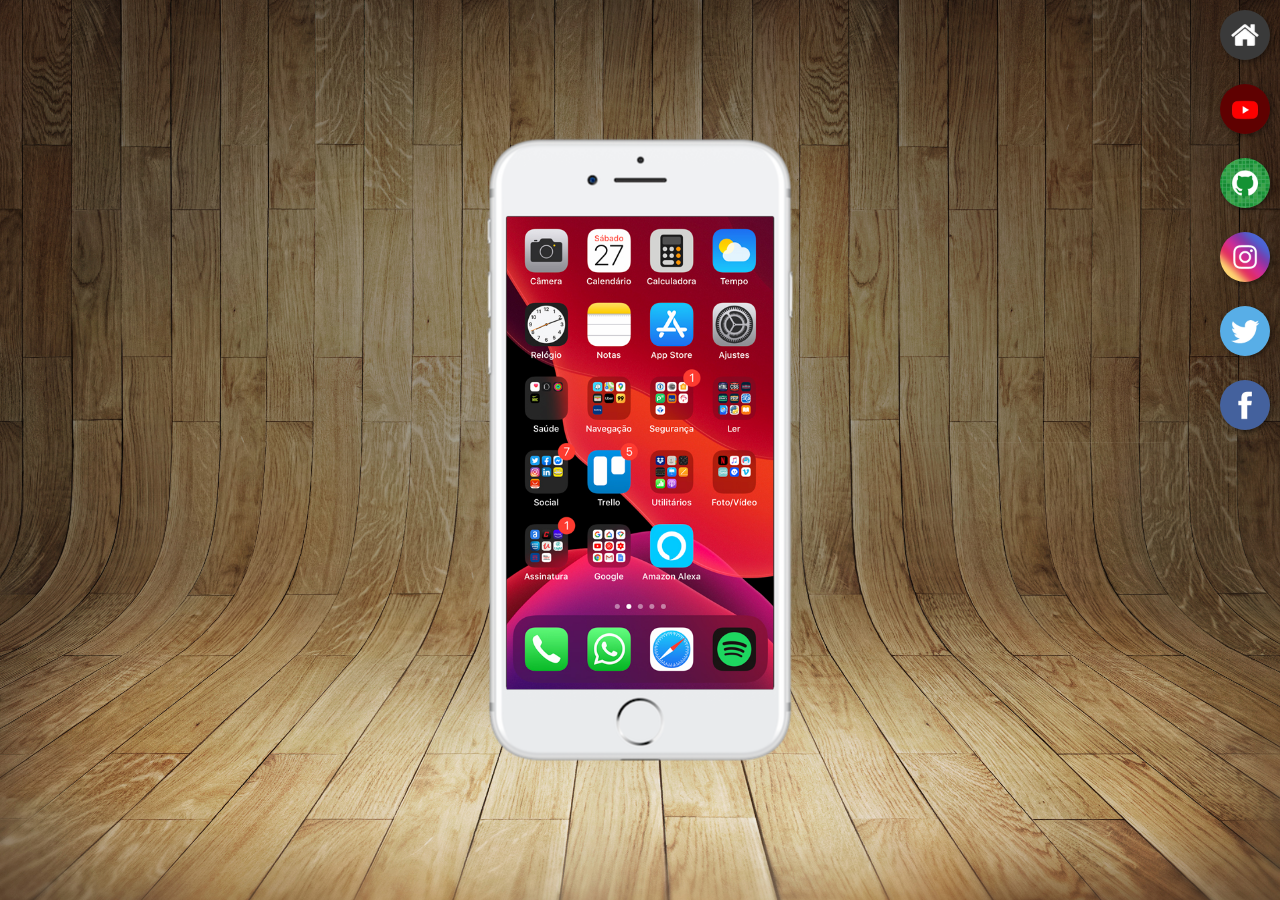
<file: index.html>
<!DOCTYPE html>
<html lang="pt-br">
<head>
    <meta charset="UTF-8">
    <meta name="viewport" content="width=device-width, initial-scale=1.0">
    <link rel="shortcut icon" href="favicon/favicon.ico" type="image/x-icon">
    <link rel="stylesheet" href="css/style.css">
    <title>Projeto Redes Sociais</title>
</head>
<body>
   <main>
    <section id="telefone">
        <iframe src="./home.html" frameborder="0" name="tela" id="tela">
            Seu navegador não é compativel com isso.
        </iframe>
    </section>

    <section id="redes-sociais">
        <a href="home.html" target="tela" > <img src="imagens/logo-home.jpg" alt="home"></a><br>
        <a href="youtube.html" target="tela" ><img src="imagens/logo-youtube.jpg" alt="youtube"></a><br>
        <a href="github.html" target="tela" > <img src="imagens/logo-github.jpg" alt="github">  </a><br>
        <a href="instagram.html" target="tela" > <img src="imagens/logo-instagram.jpg" alt="instagram">  </a><br>
        <a href="twitter.html" target="tela" > <img src="imagens/logo-twitter.jpg" alt="twitter">  </a><br>
        <a href="facebook.html" target="tela" > <img src="imagens/logo-facebook.jpg" alt="facebook">  </a>
    </section>
   </main>
</body>
</html>
</file>
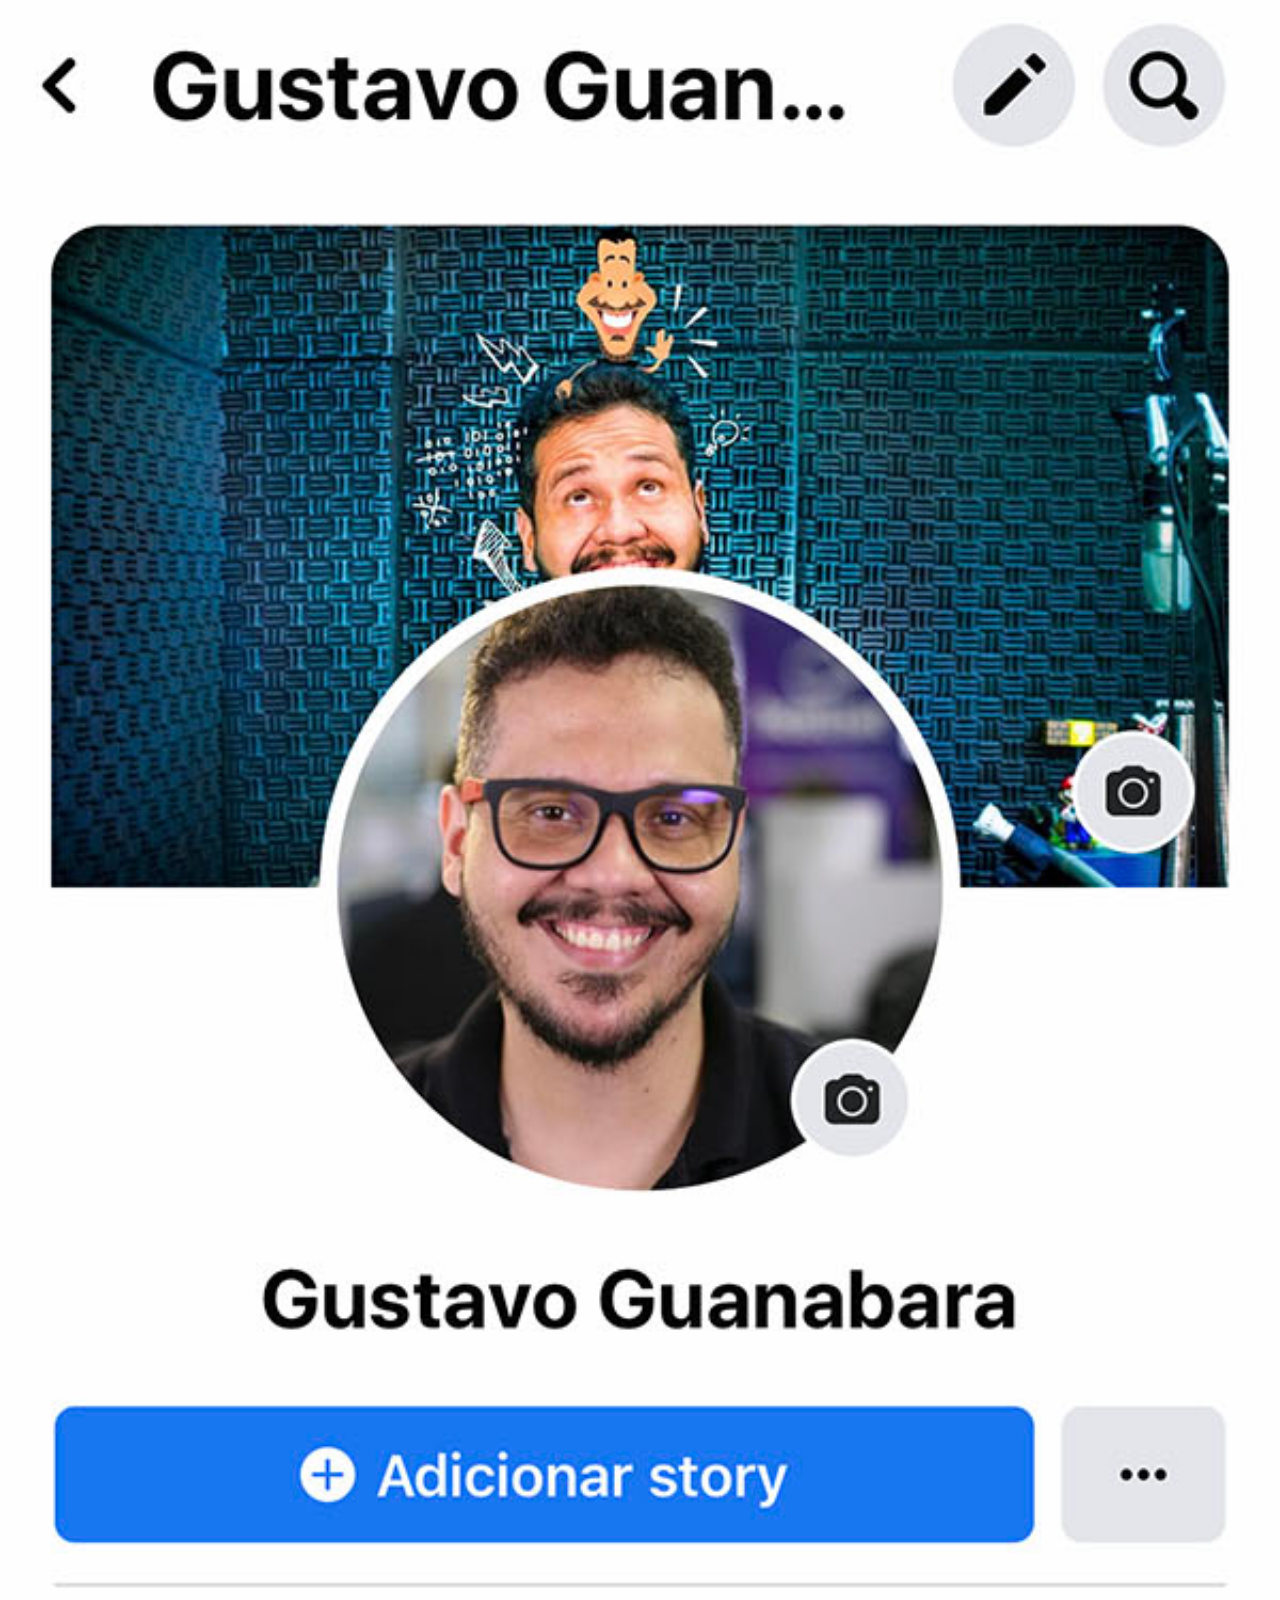
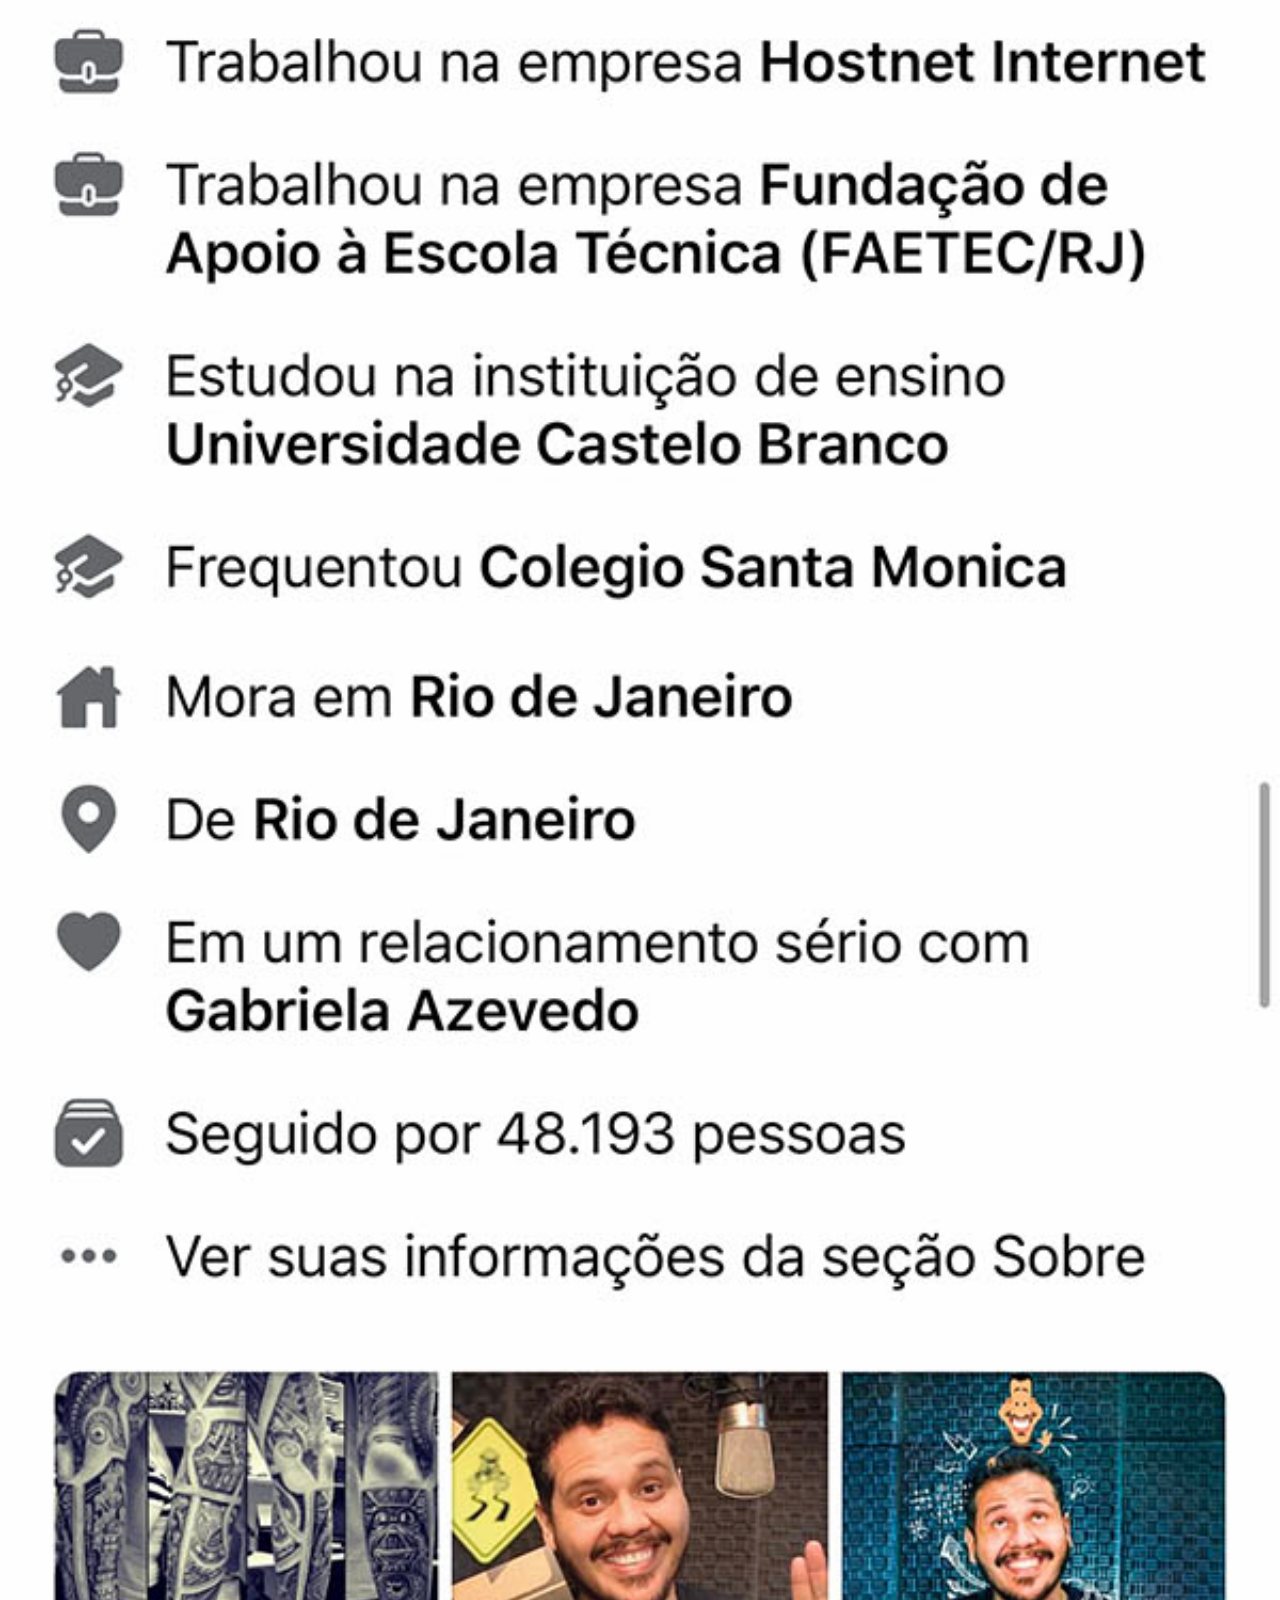
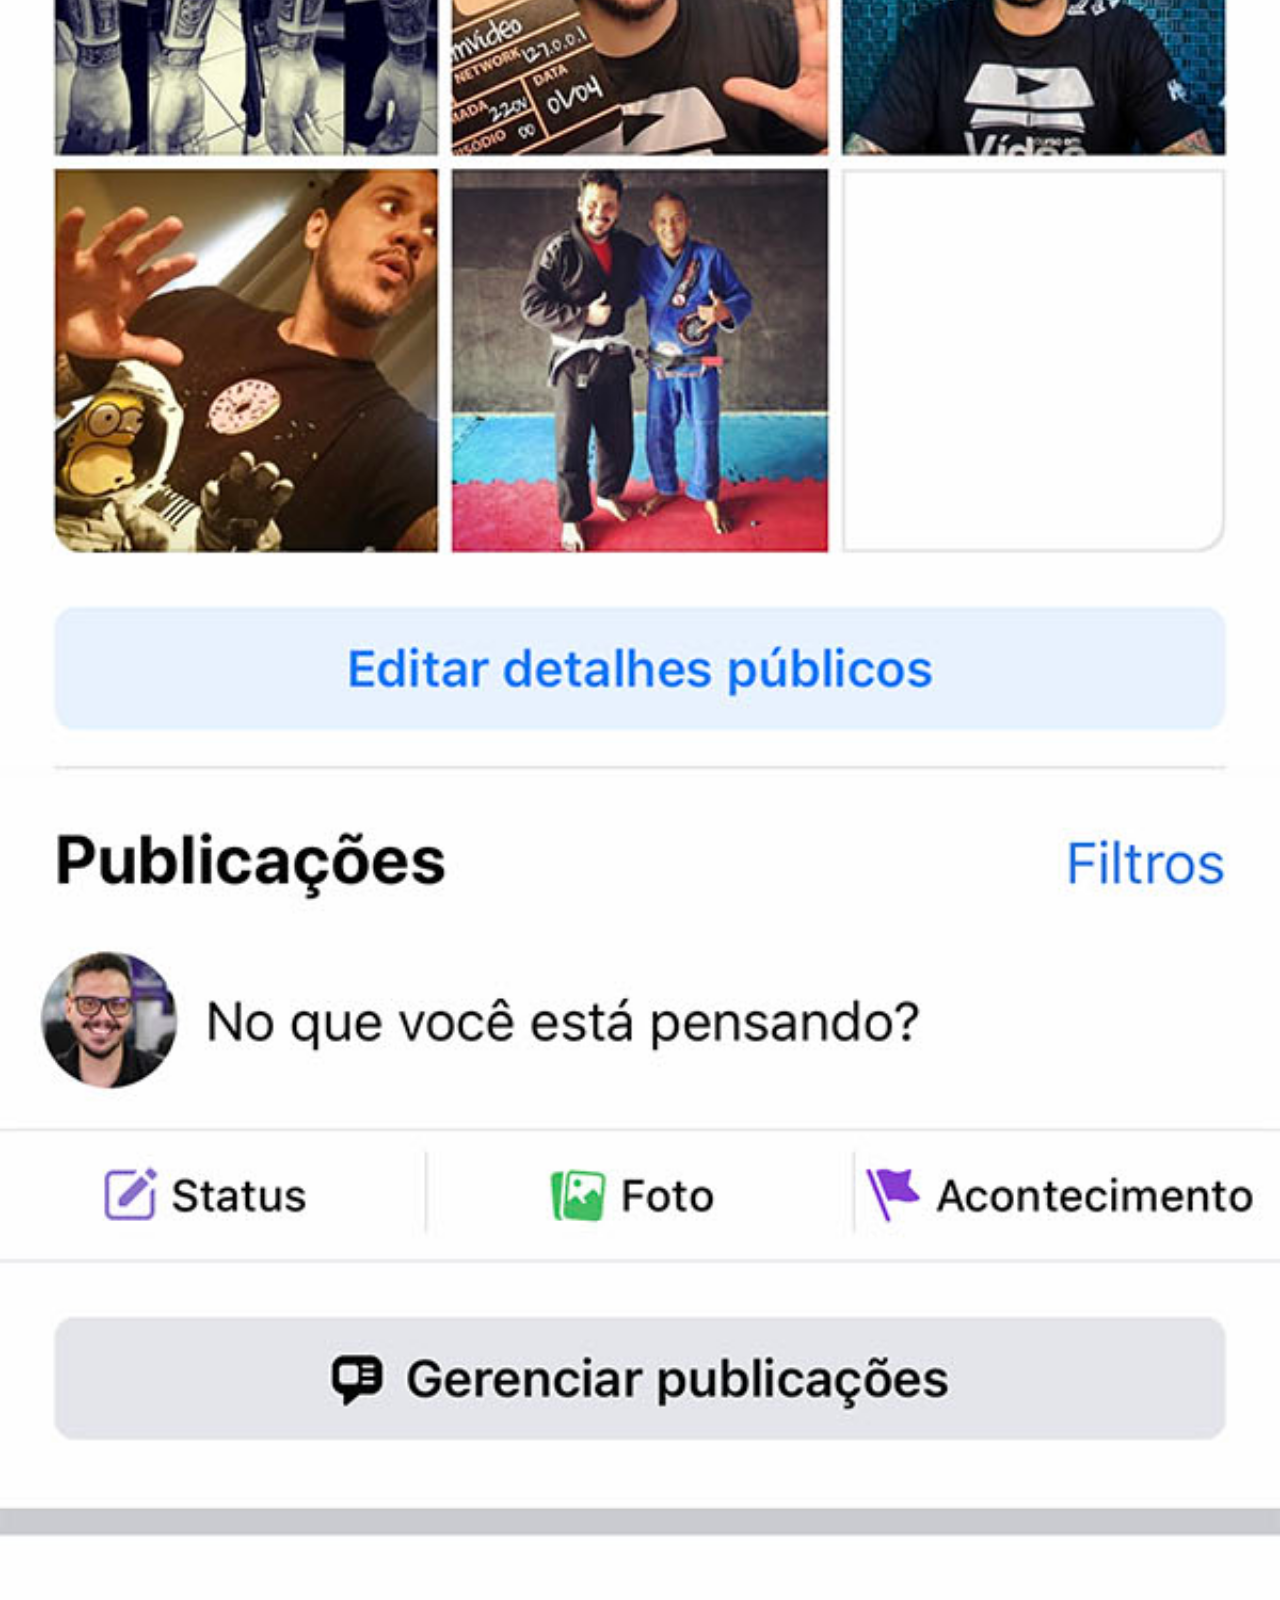
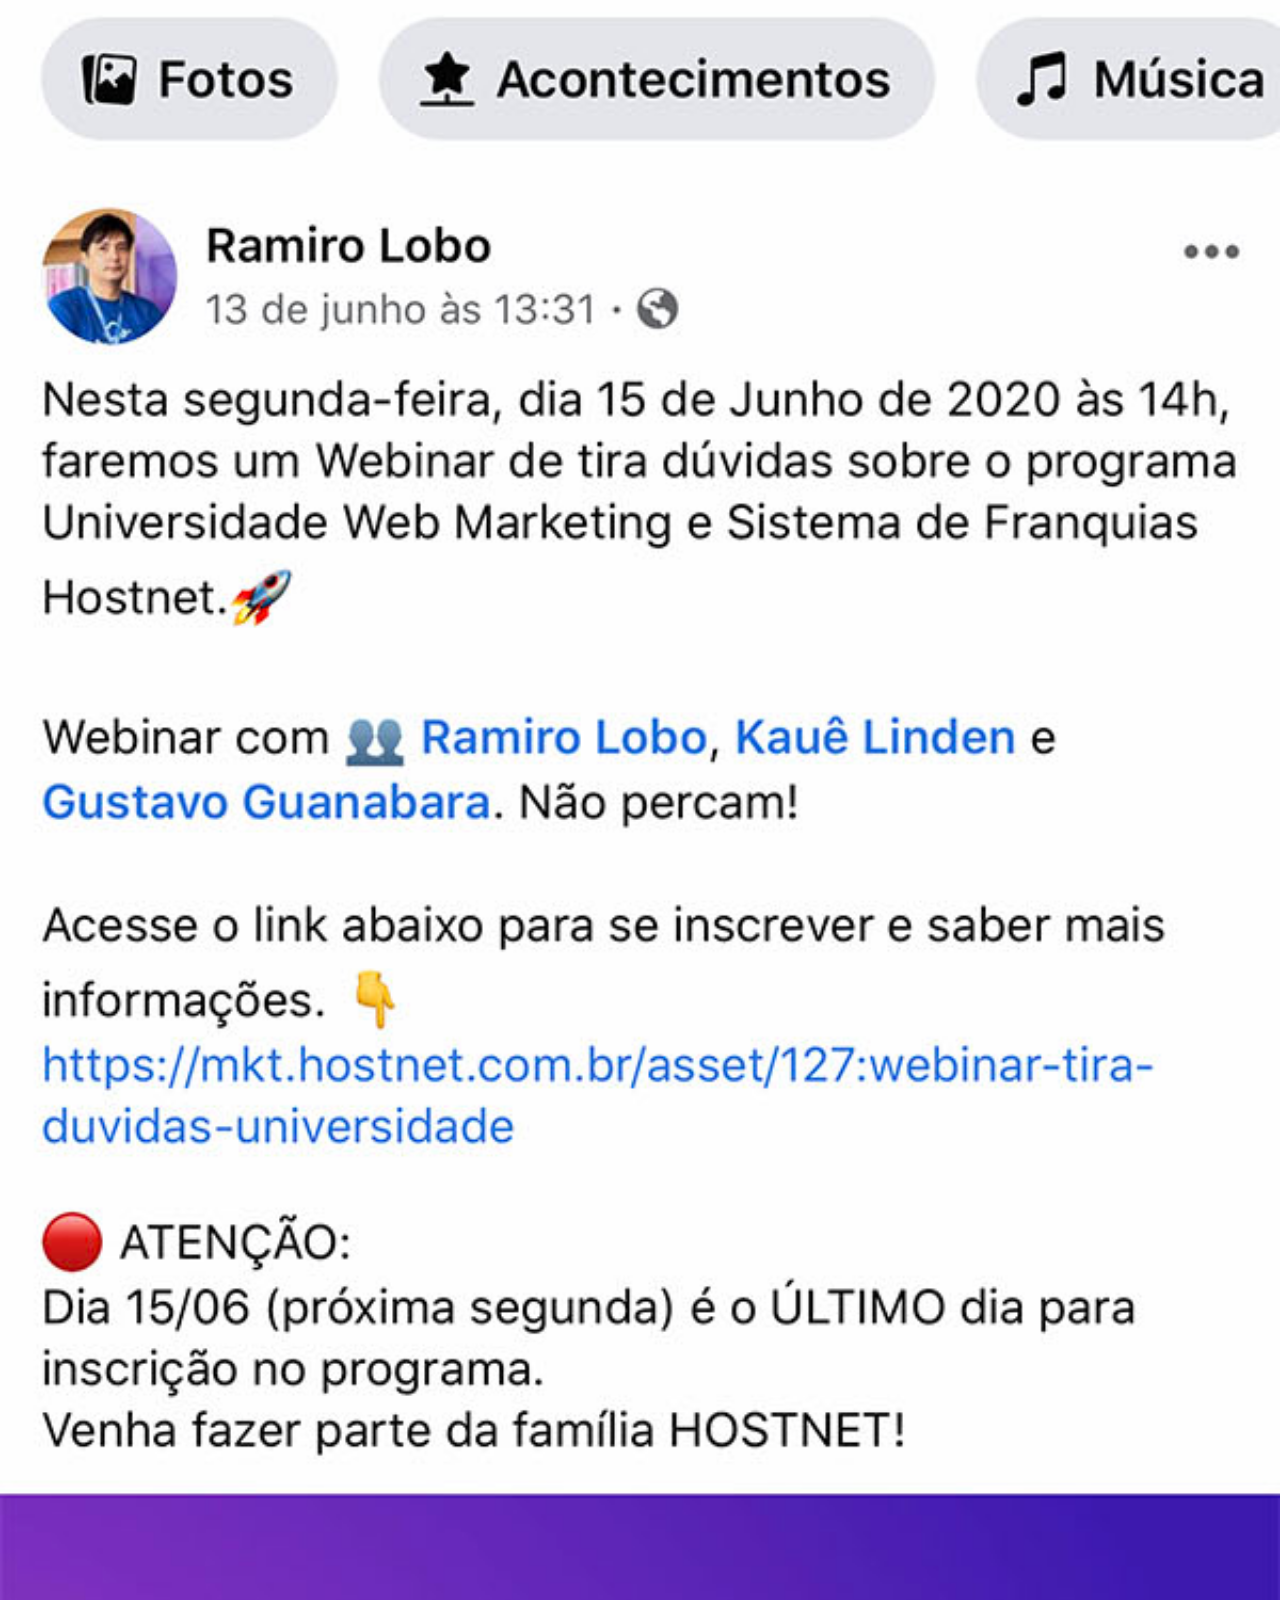
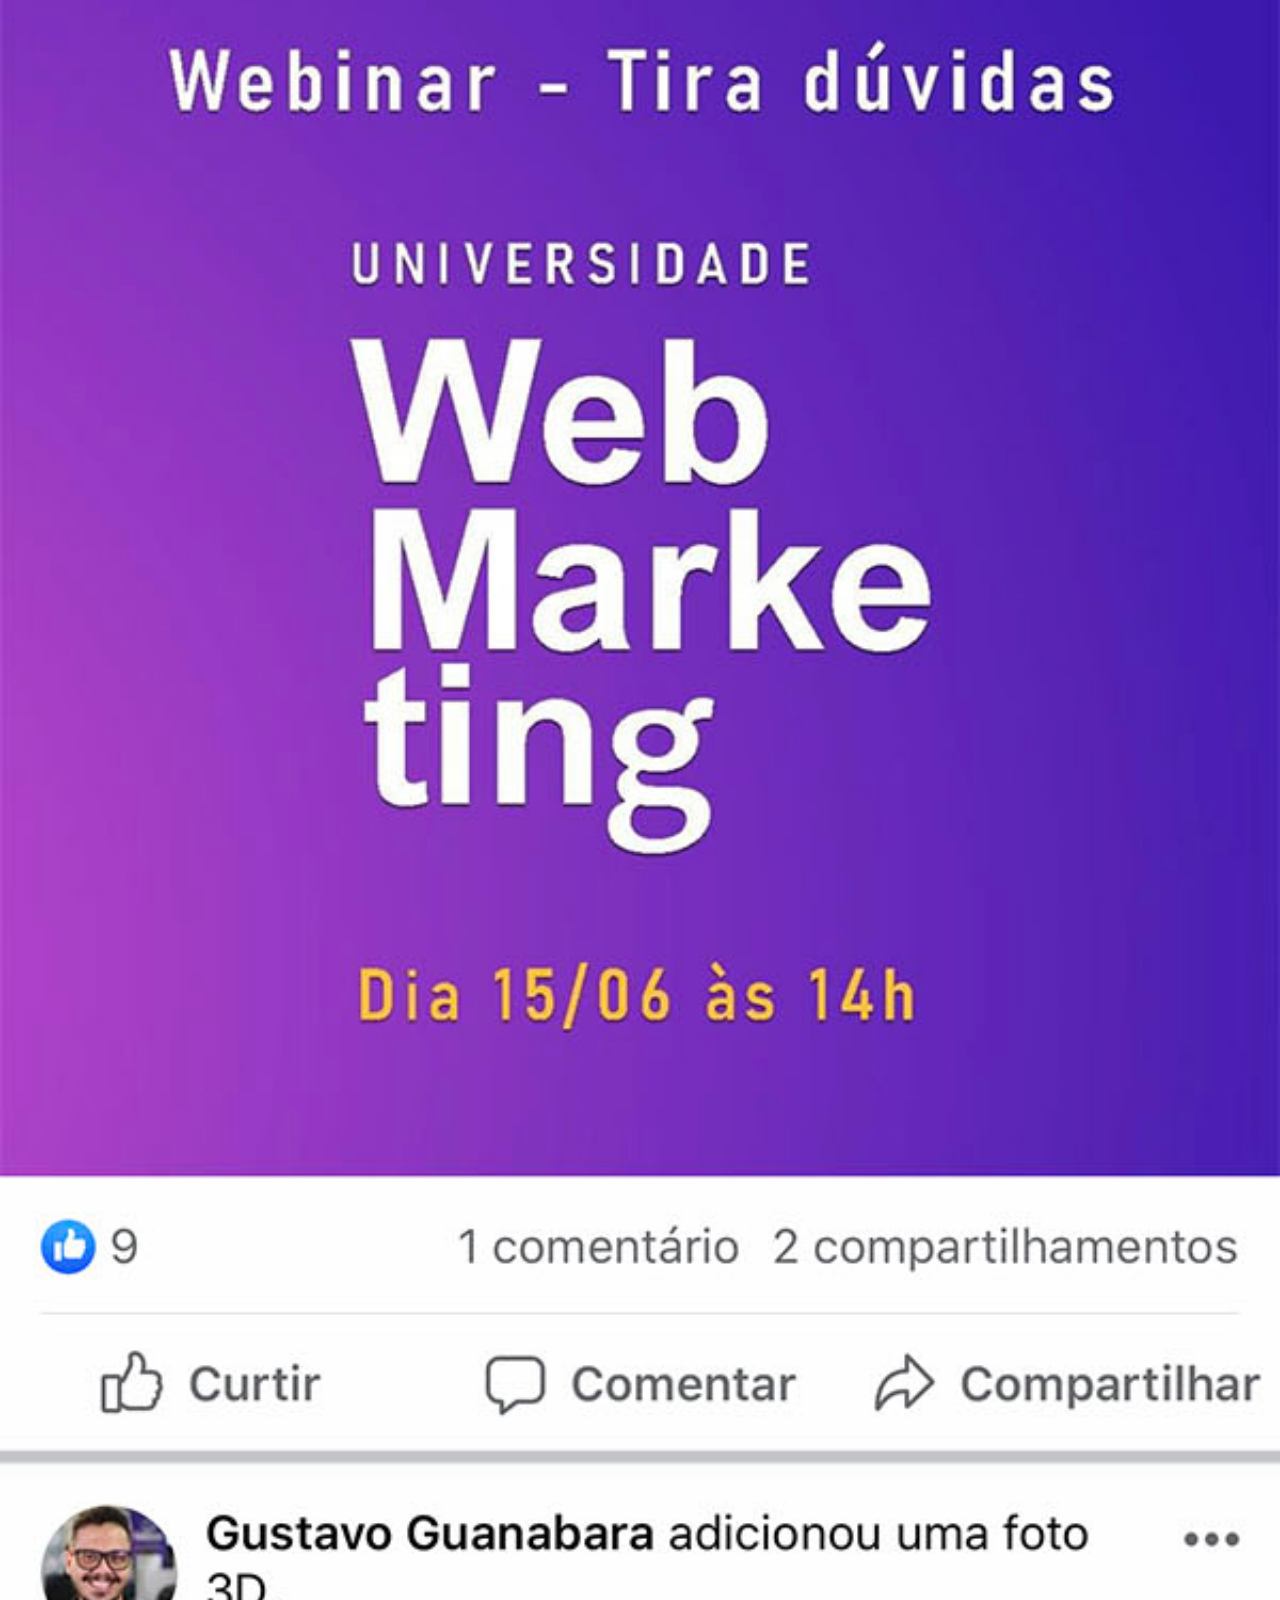
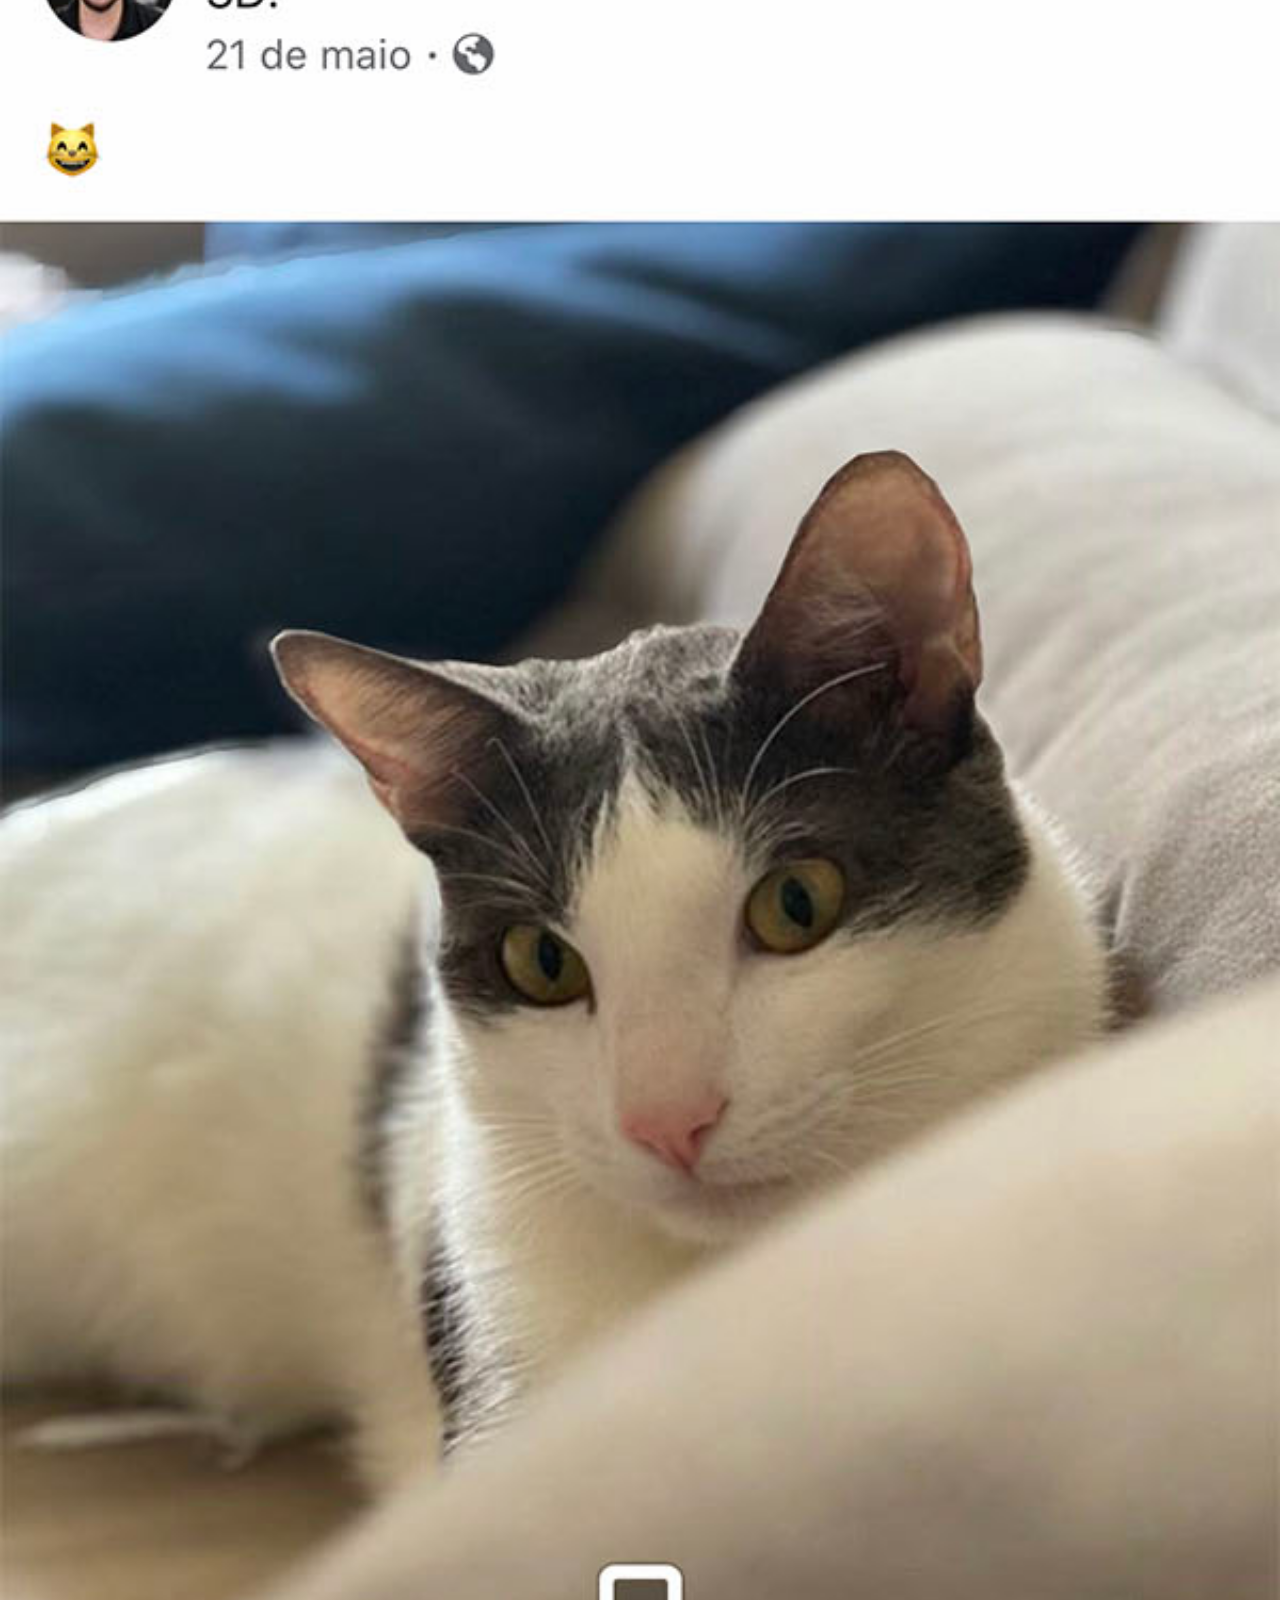
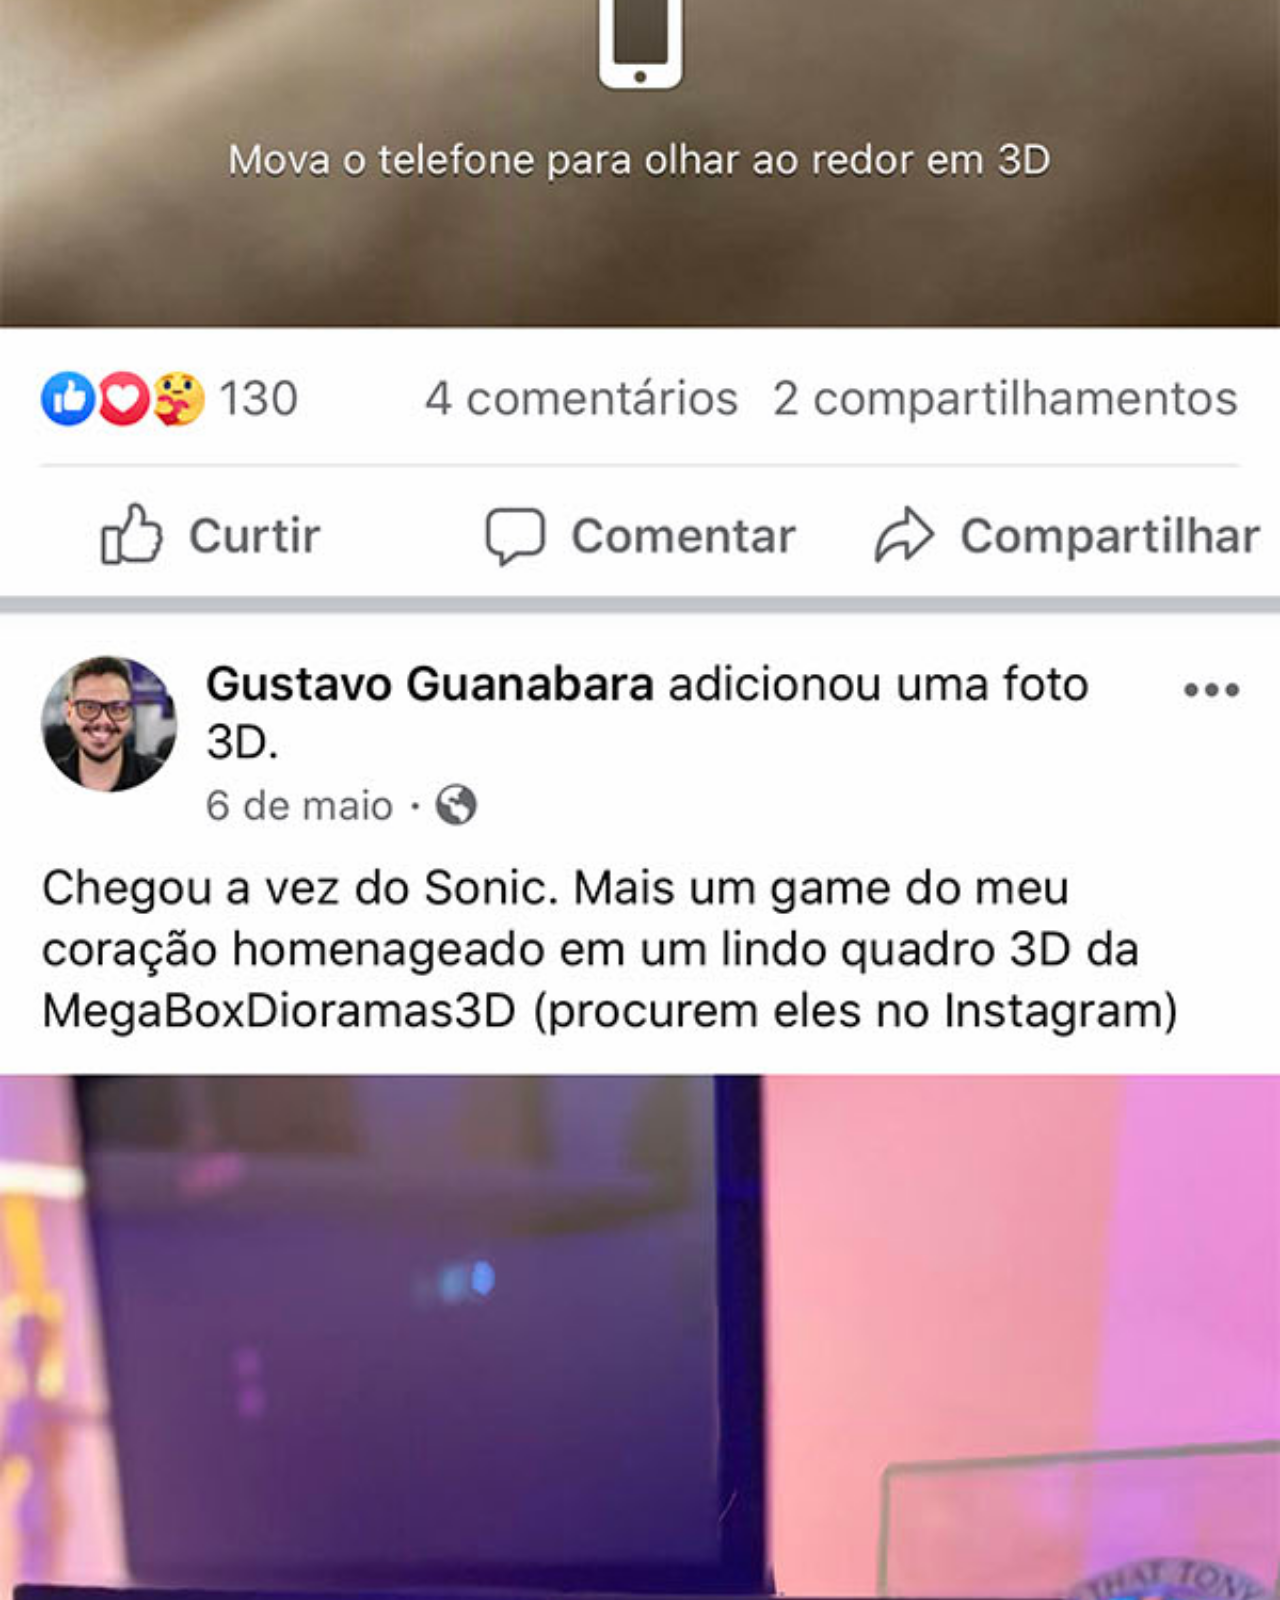
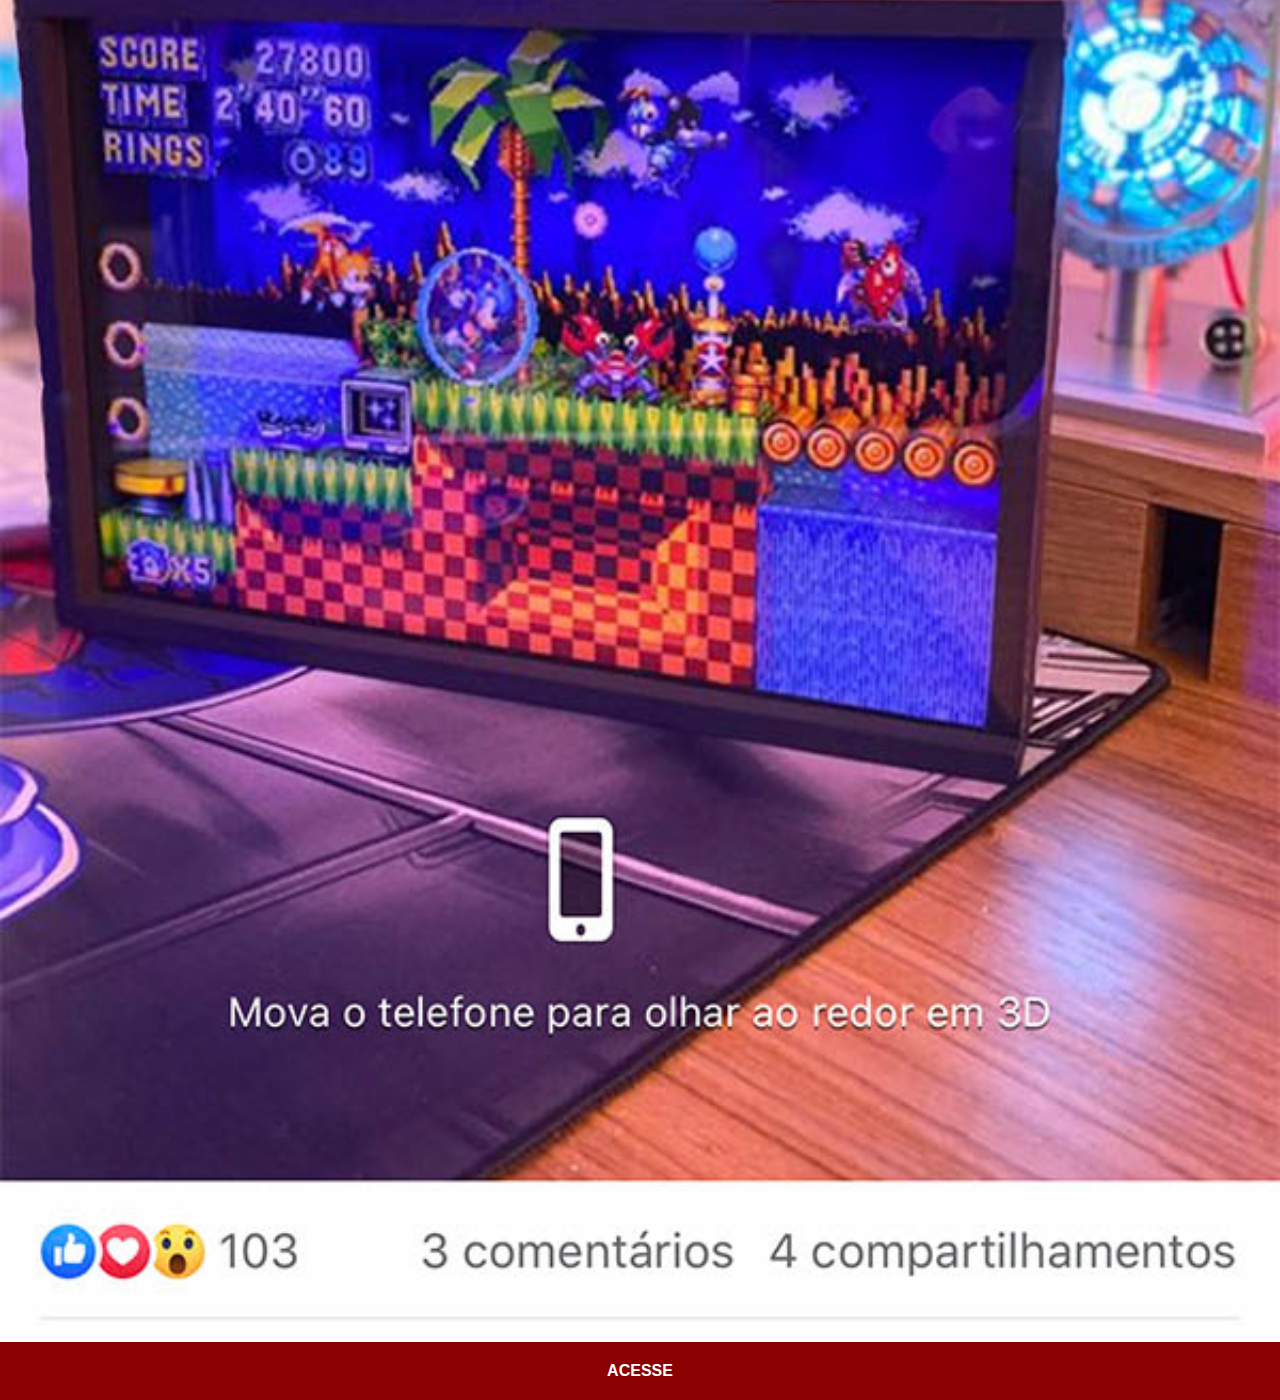
<file: facebook.html>
<!DOCTYPE html>
<html lang="pt-br">
<head>
    <meta charset="UTF-8">
    <meta name="viewport" content="width=device-width, initial-scale=1.0">
    <link rel="stylesheet" href="css/social.css">
    <title>facebook</title>
</head>
<body>
    <img src="imagens/tela-facebook.jpg" alt="facebook">
    <a href="https://pt-br.facebook.com/"target="_blank">ACESSE</a>
</body>
</html>
</file>
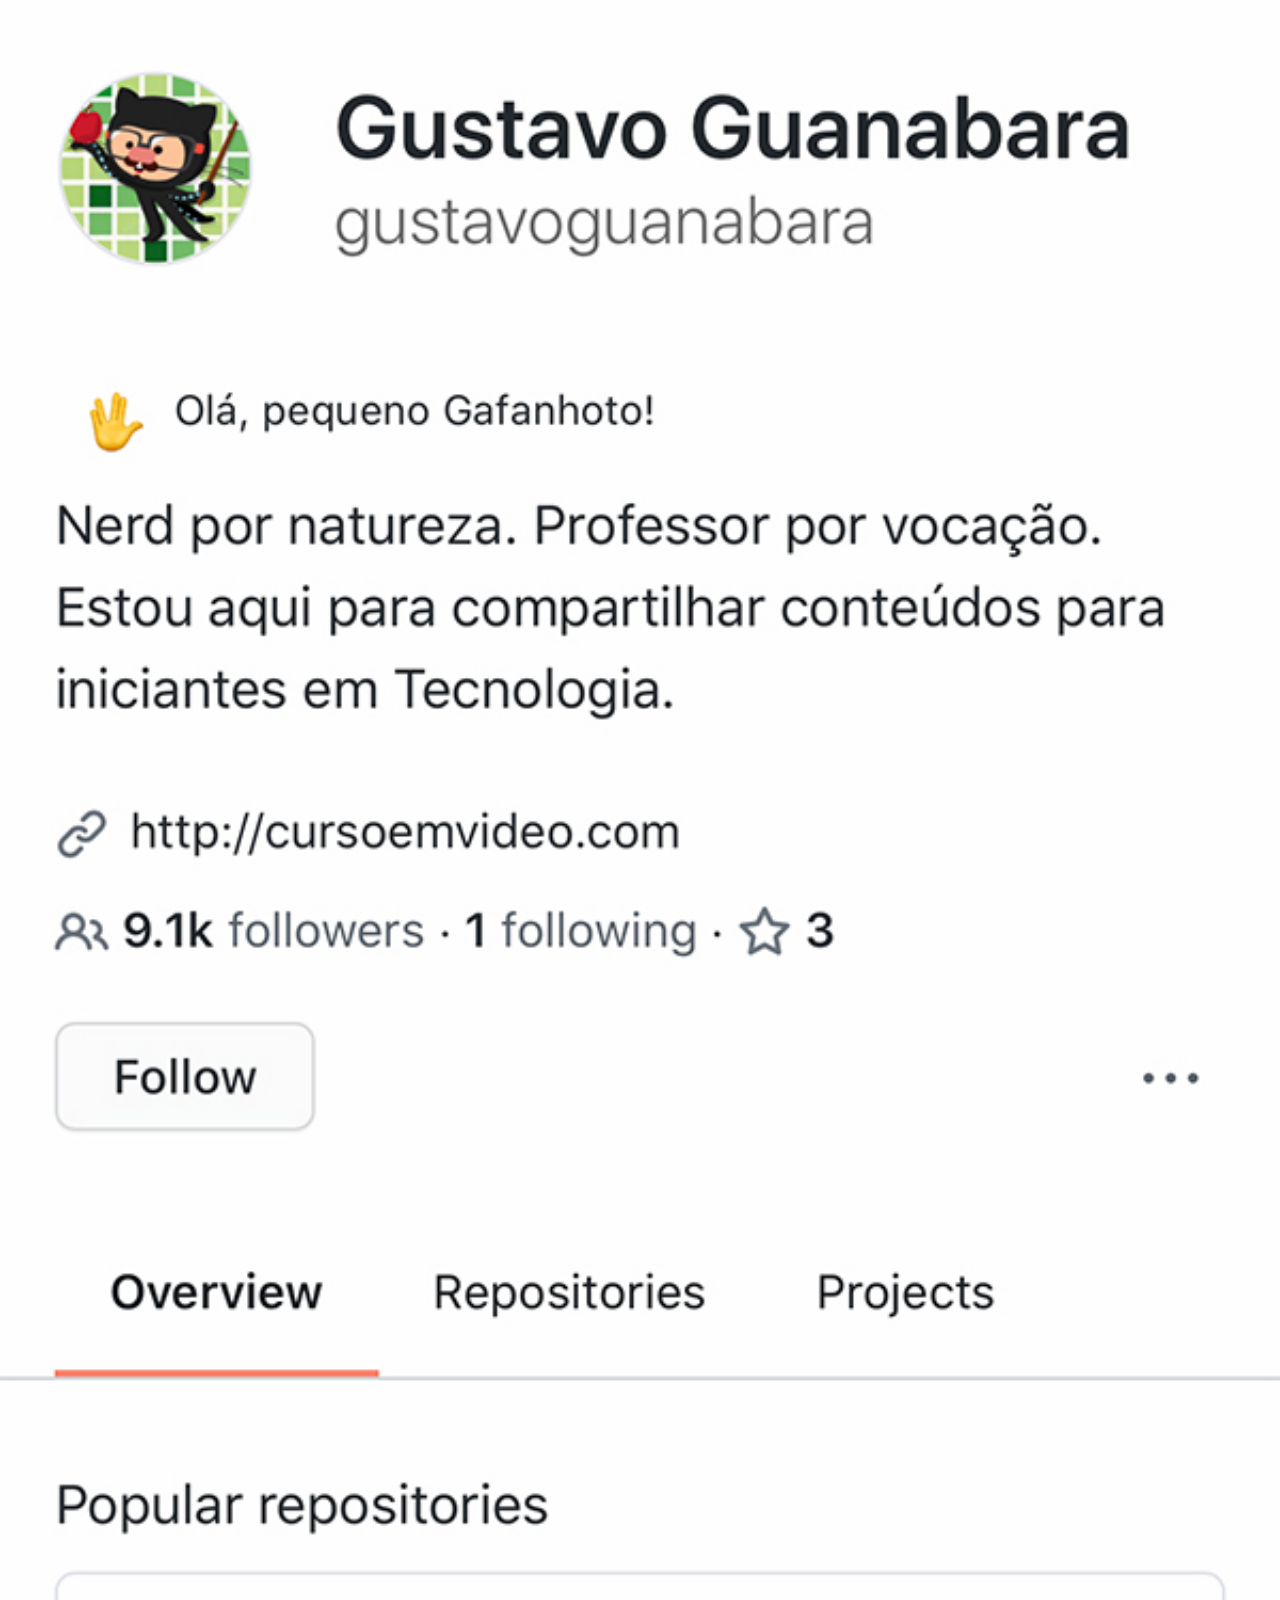
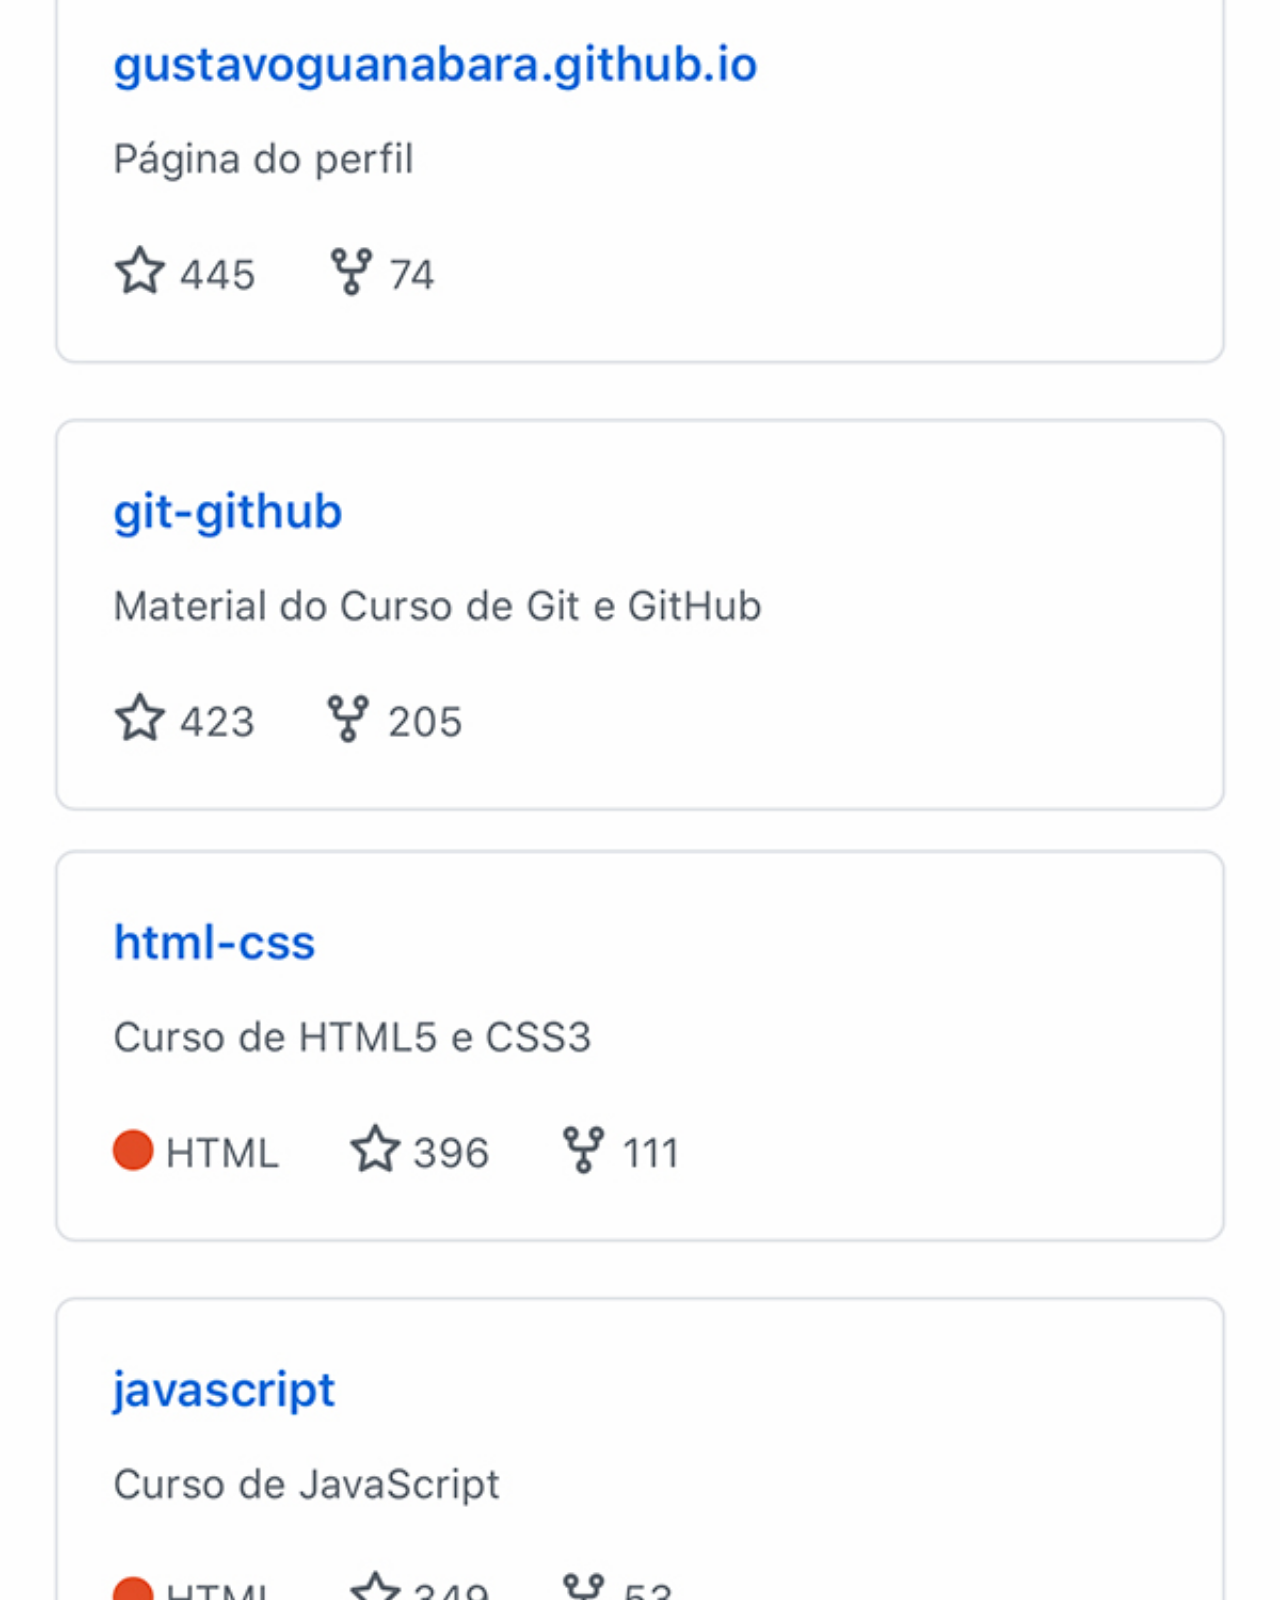
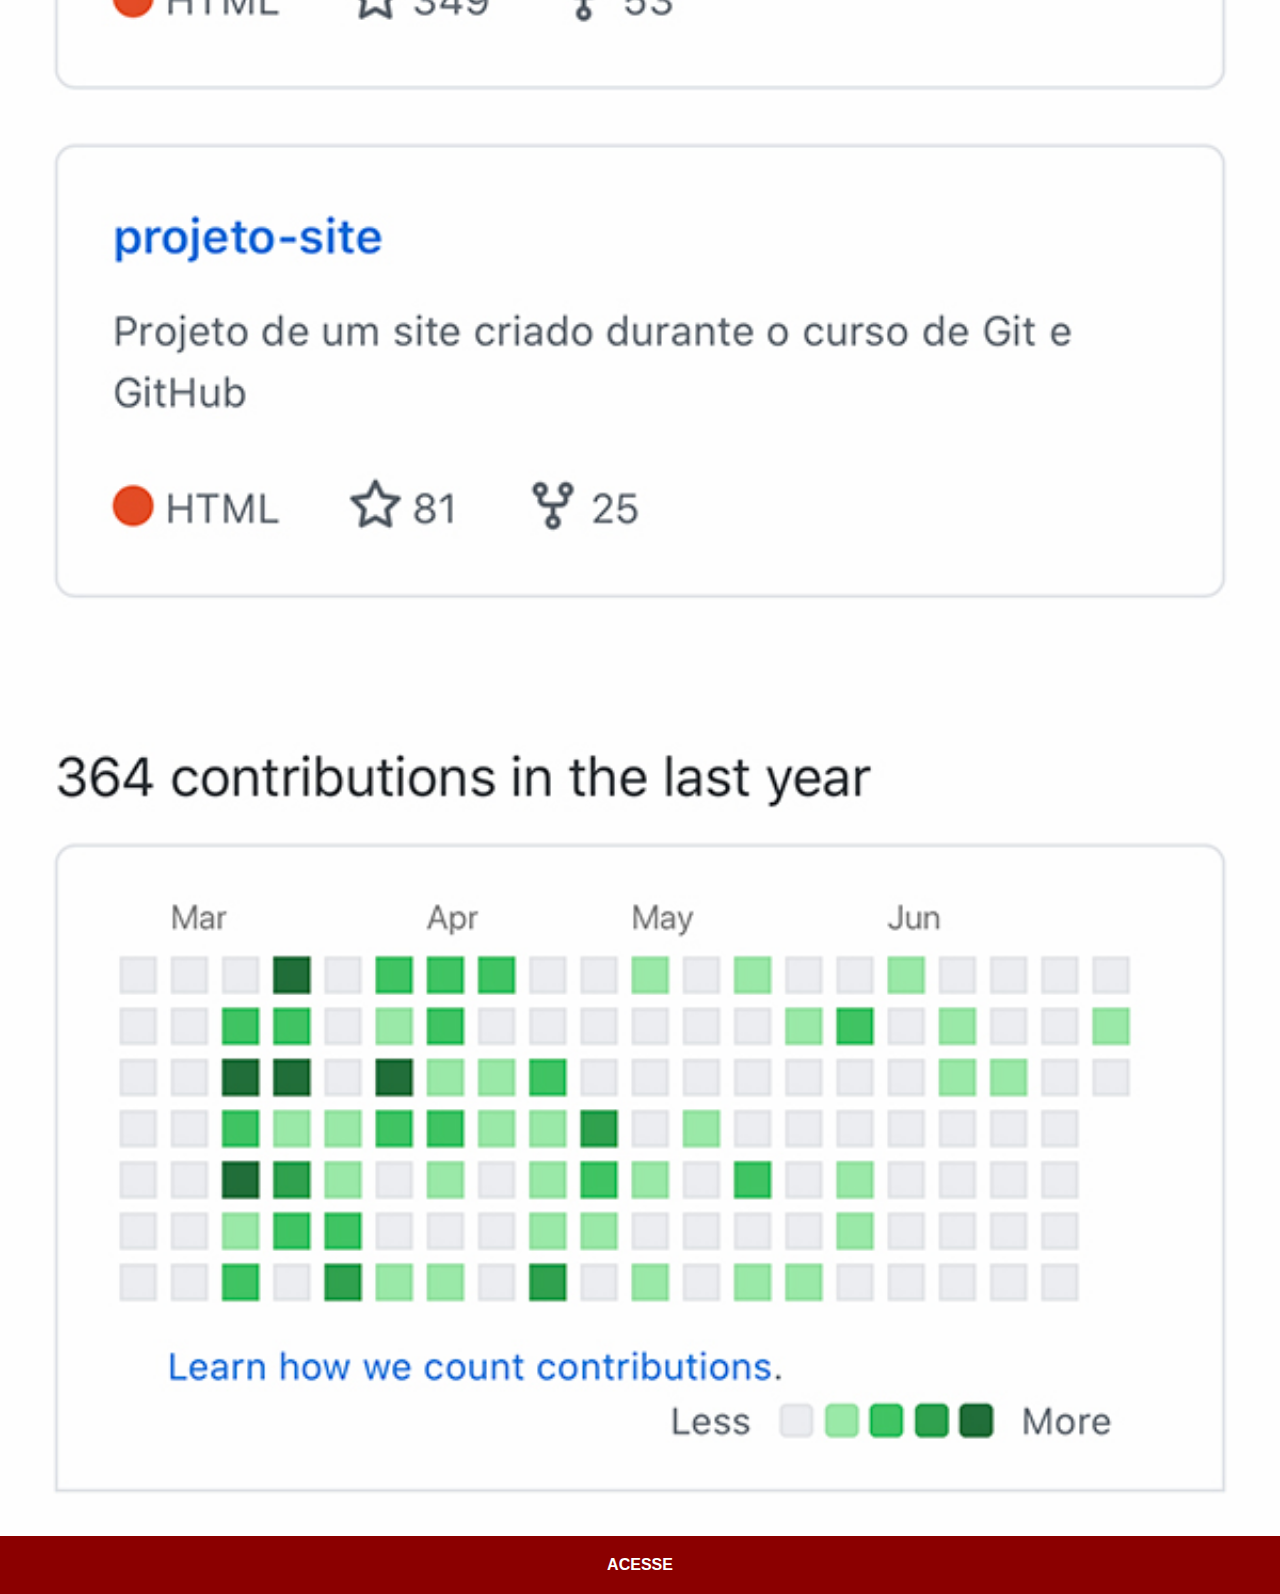
<file: github.html>
<!DOCTYPE html>
<html lang="pt-br">
<head>
    <meta charset="UTF-8">
    <meta name="viewport" content="width=device-width, initial-scale=1.0">
    <link rel="stylesheet" href="css/social.css">
    <title>github</title>
</head>
<body>
 <img src="./imagens/tela-github.jpg" alt="github">
 <a href="https://github.com/gustavoguanabara/" target="_blank">ACESSE</a>   
</body>
</html>
</file>
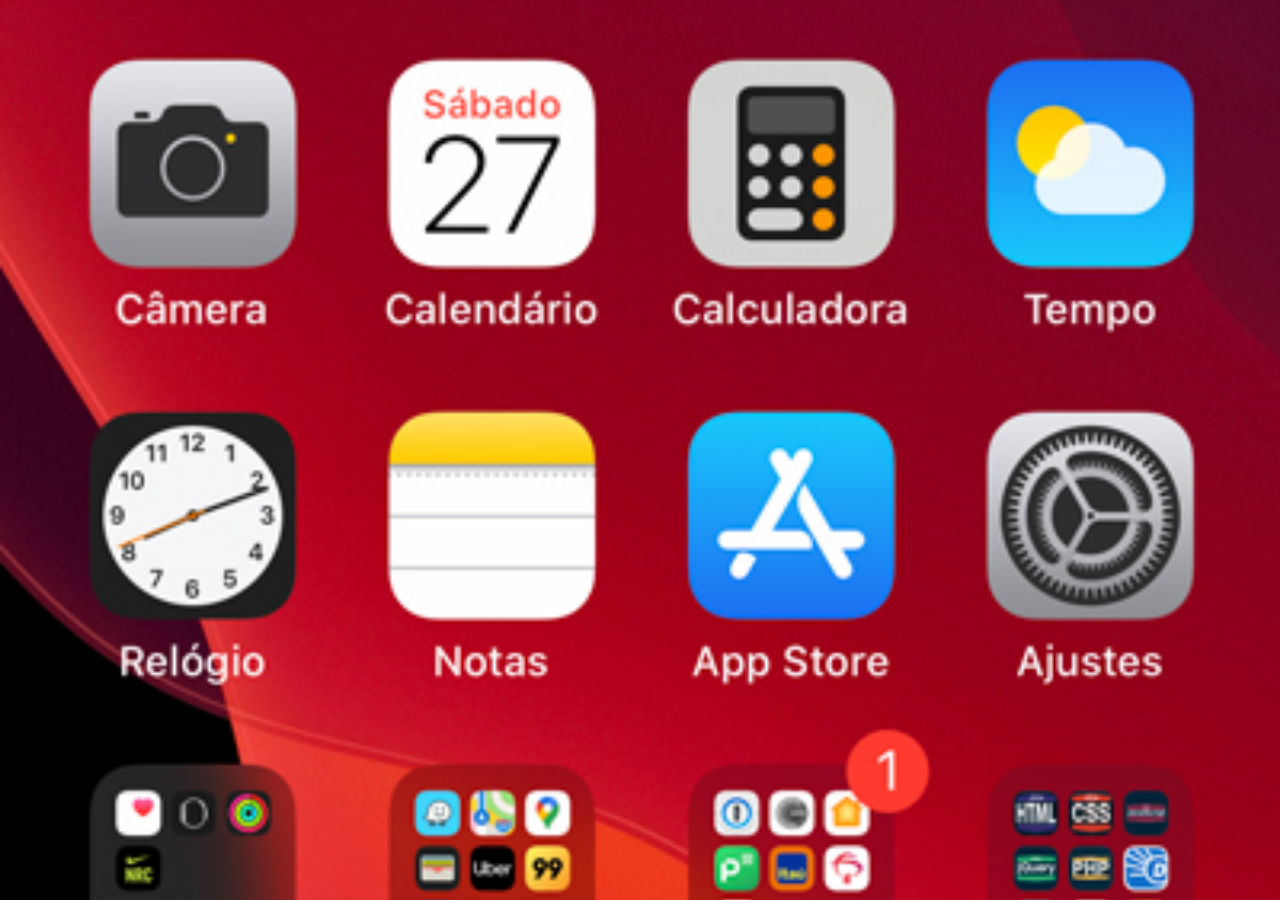
<file: home.html>
<!DOCTYPE html>
<html lang="pt-br">
<head>
    <meta charset="UTF-8">
    <meta name="viewport" content="width=device-width, initial-scale=1.0">
    <title>home</title>
    <style>
        *{
            margin:0px;
            padding: 0px;
        }

        body{
            height: 100vh;
            width: 100vw;
            background: black url(./imagens/tela-home.jpg);
            background-repeat: no-repeat;
            background-position: top center;
            background-size: cover;
        }
    </style>
</head>
<body>
    
</body>
</html>
</file>
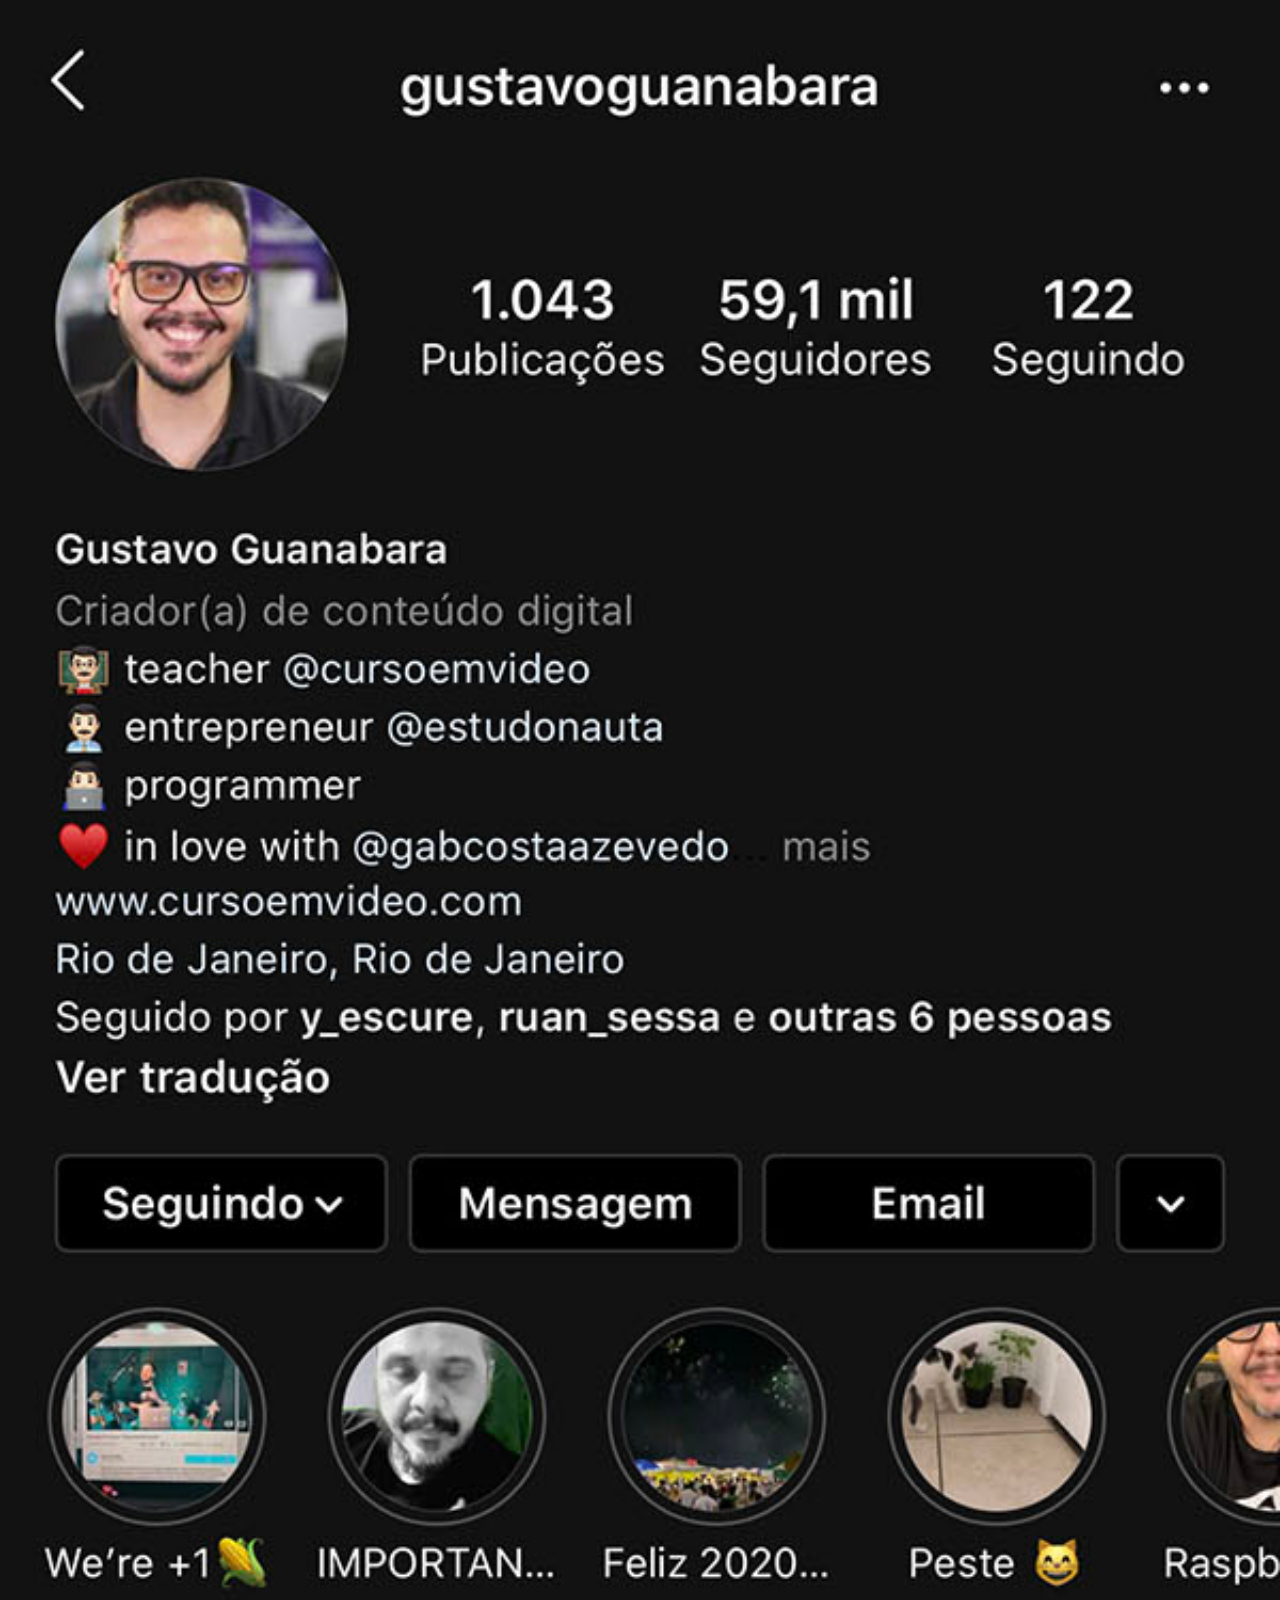
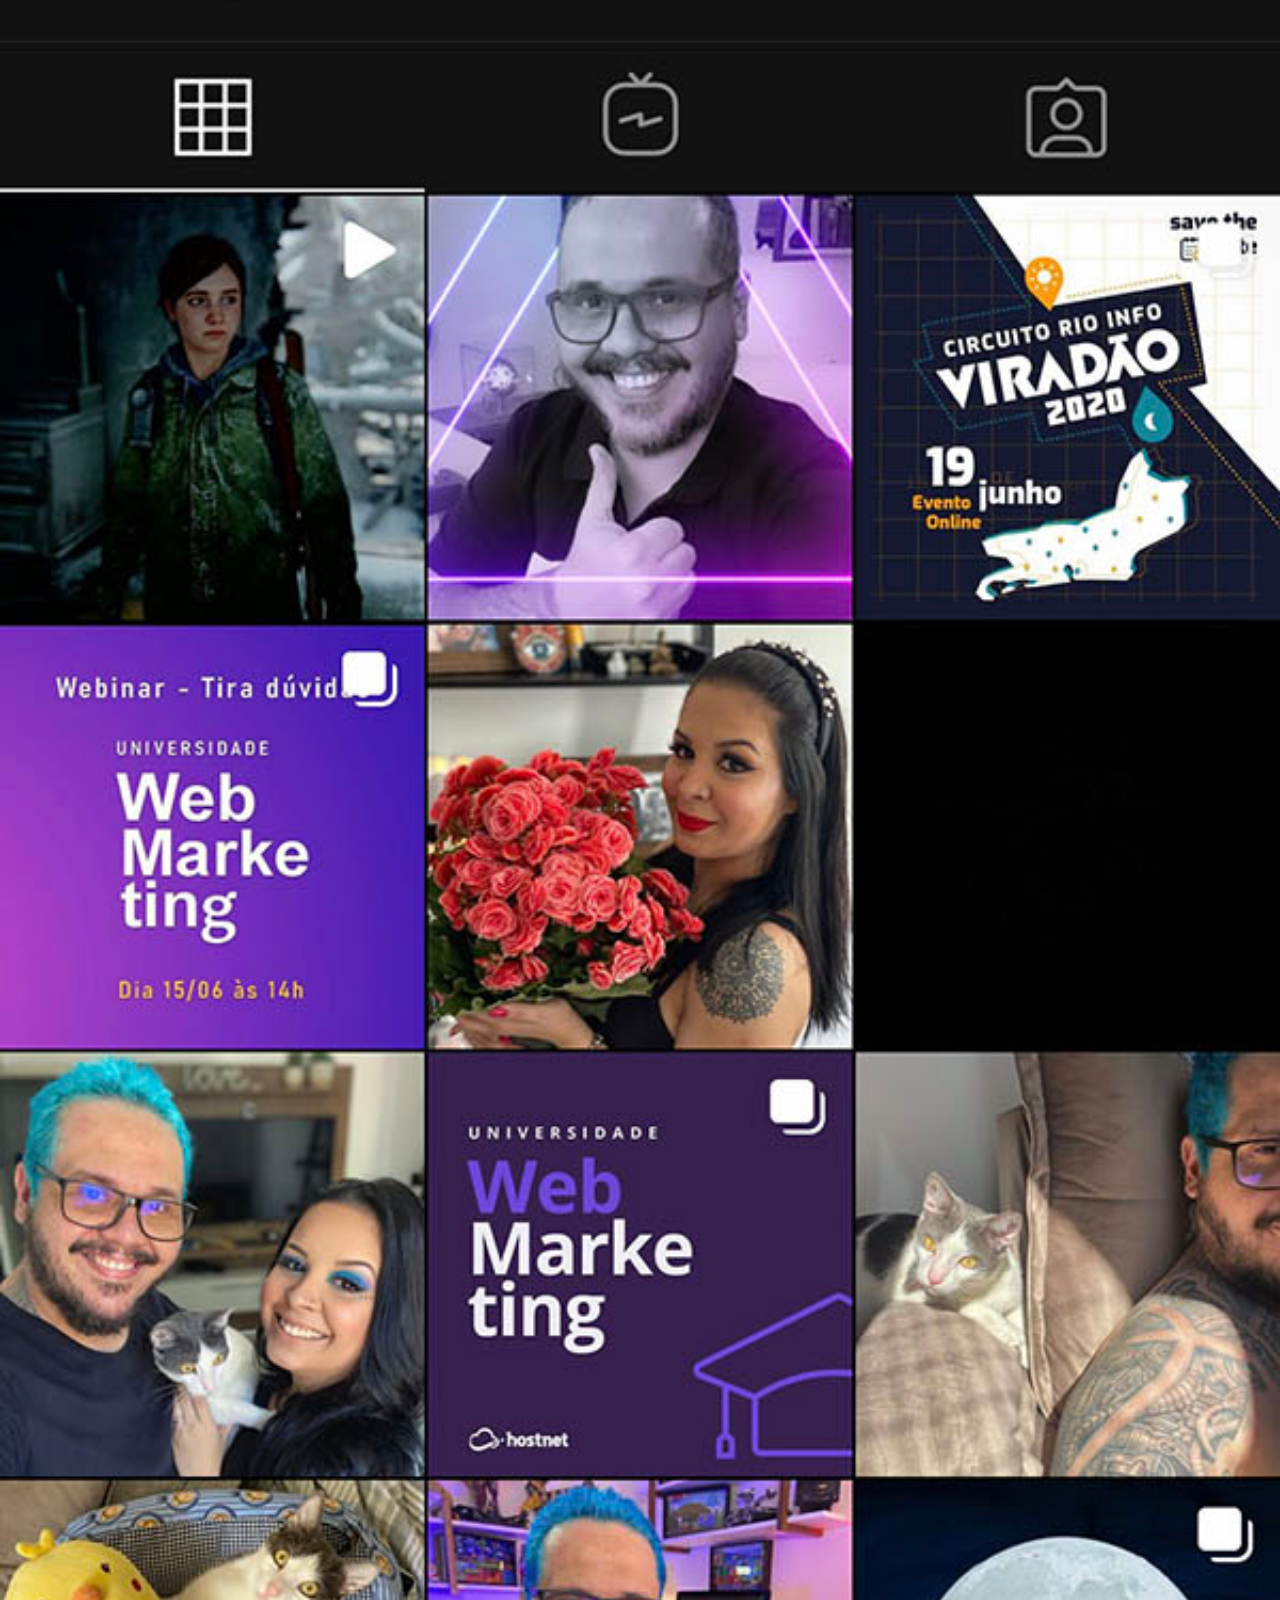
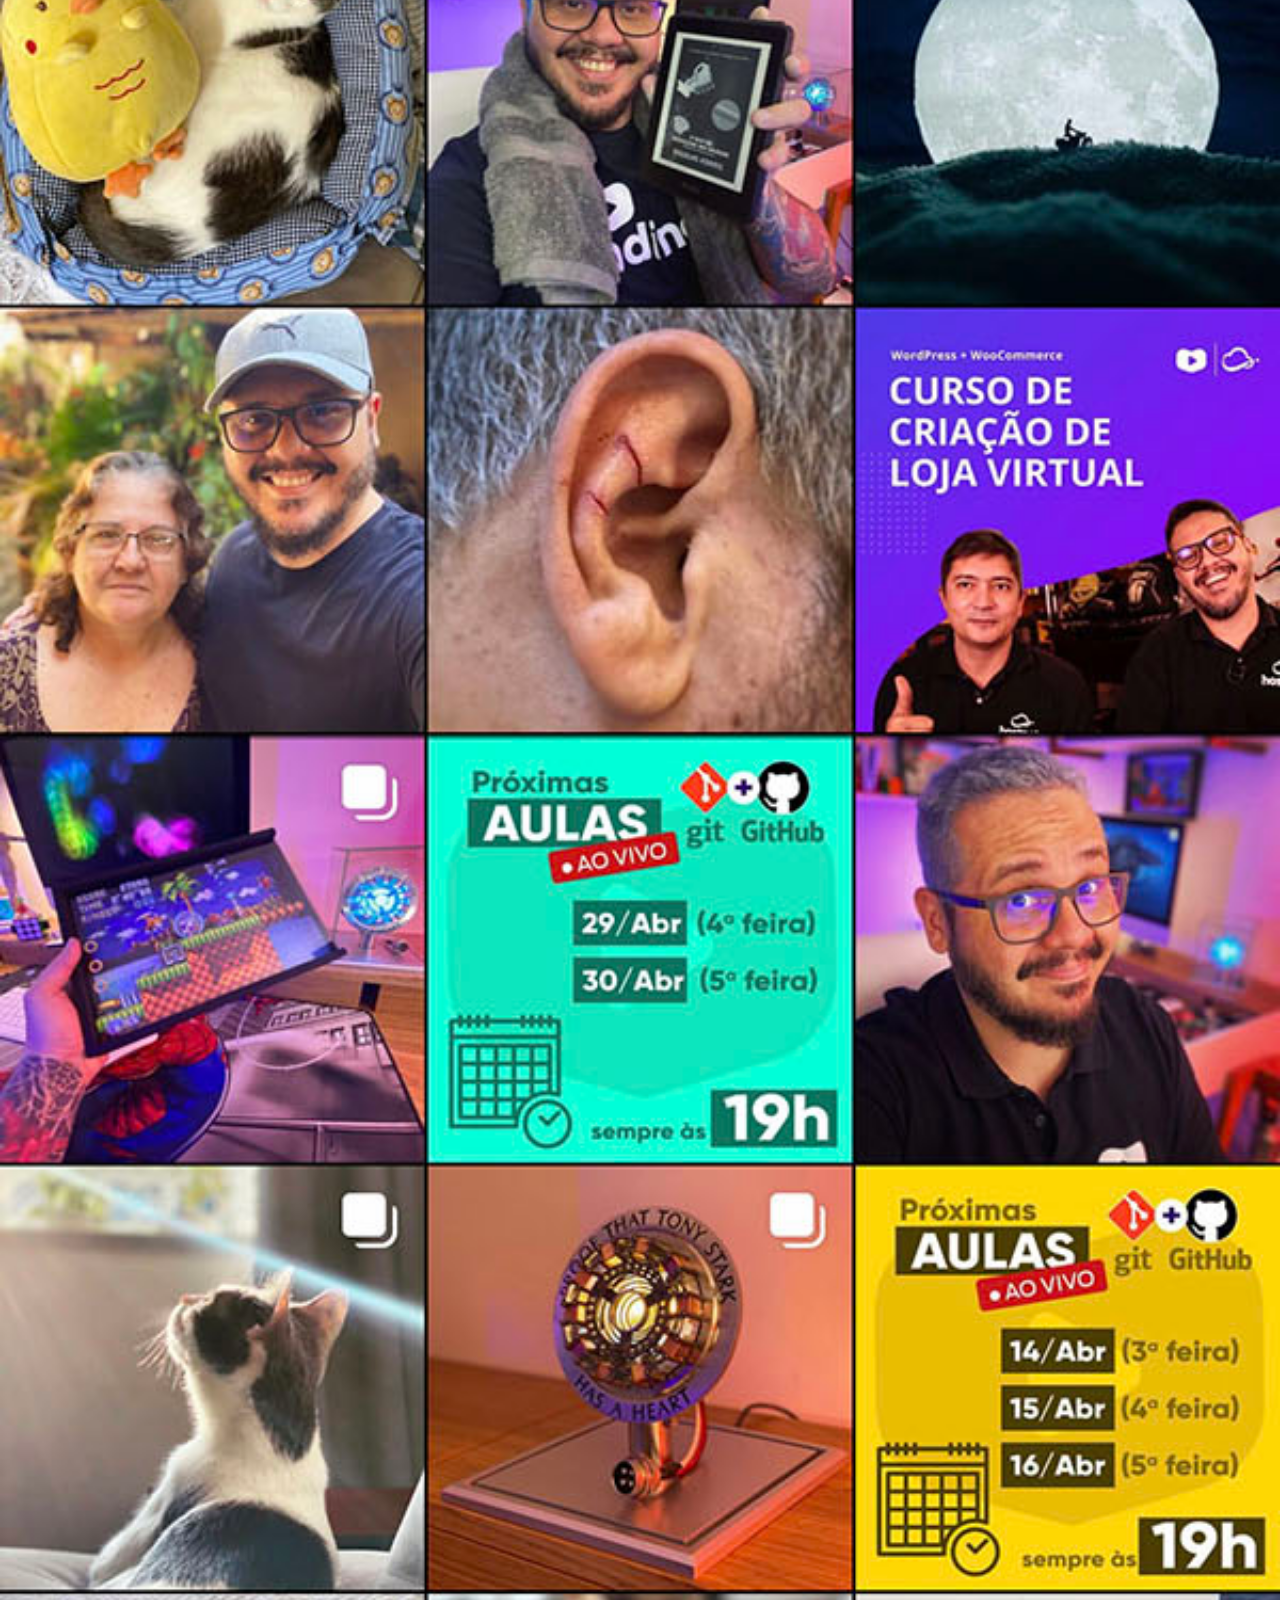
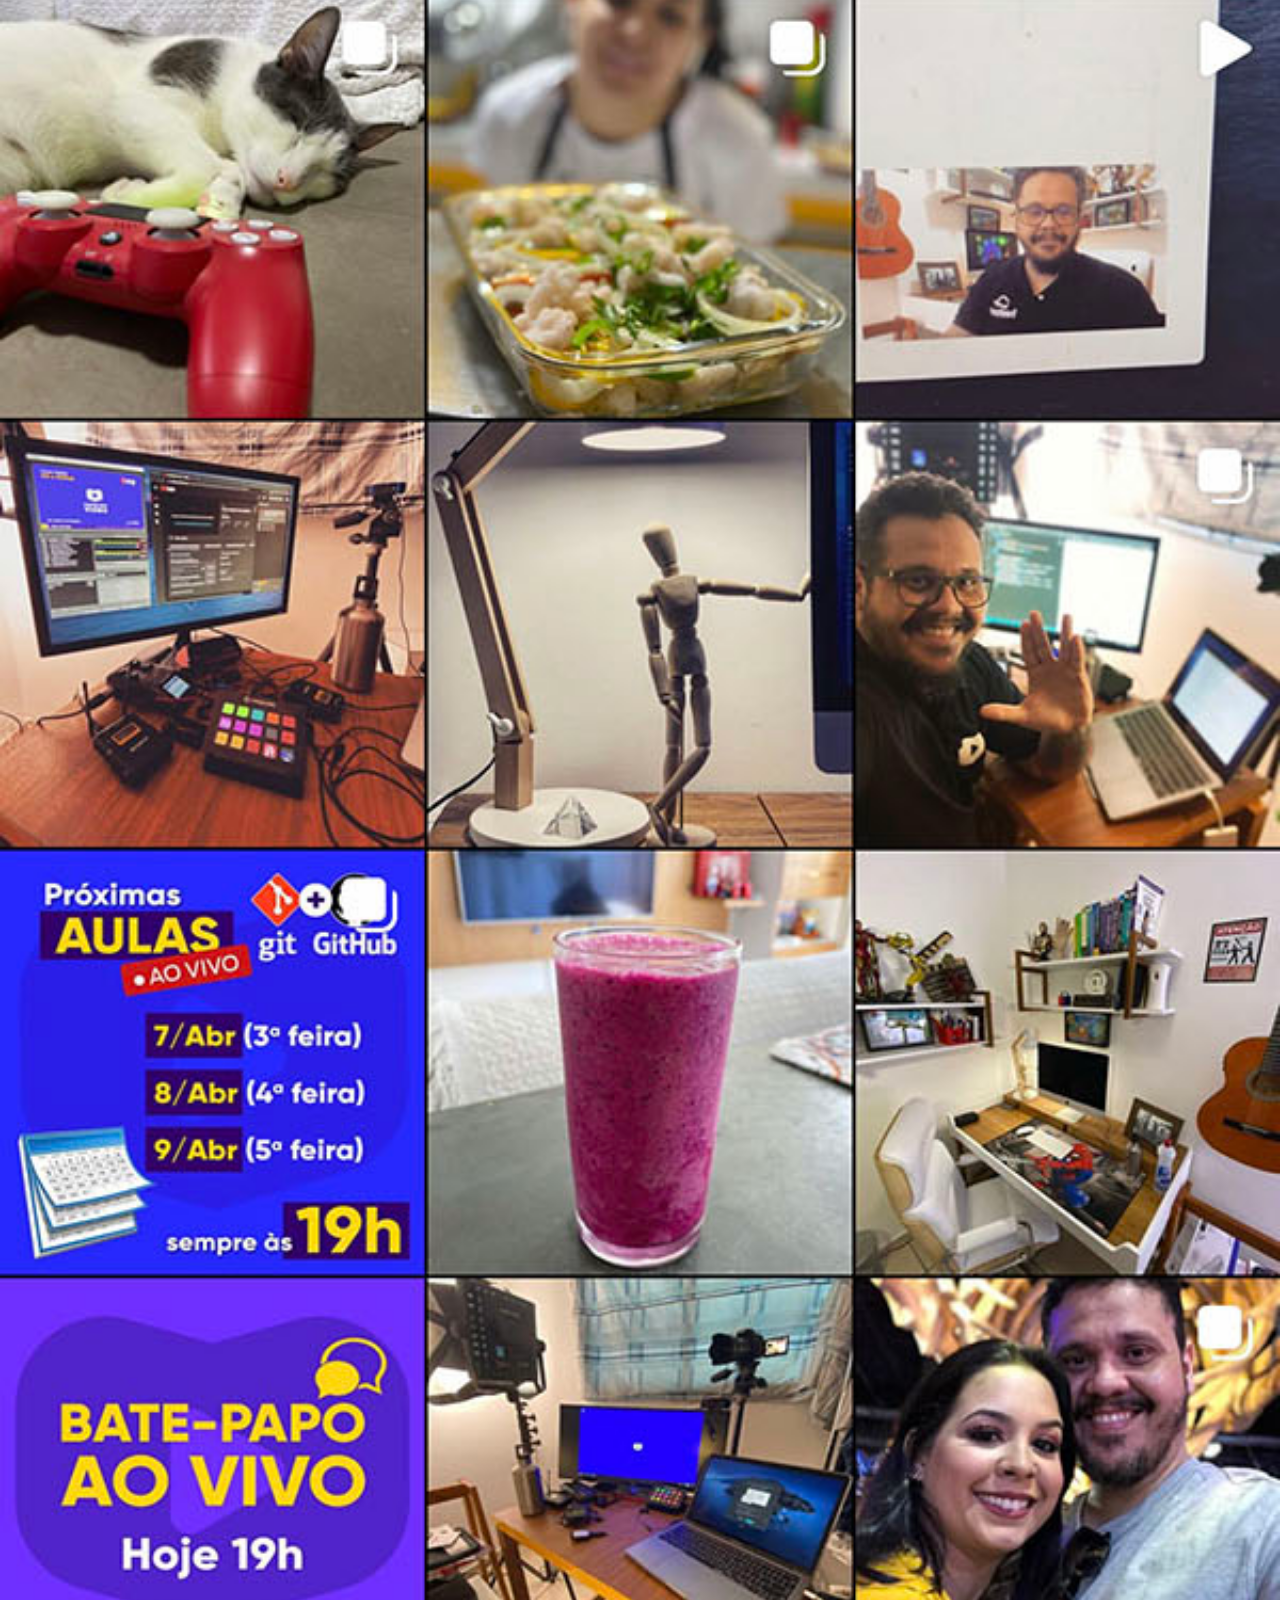
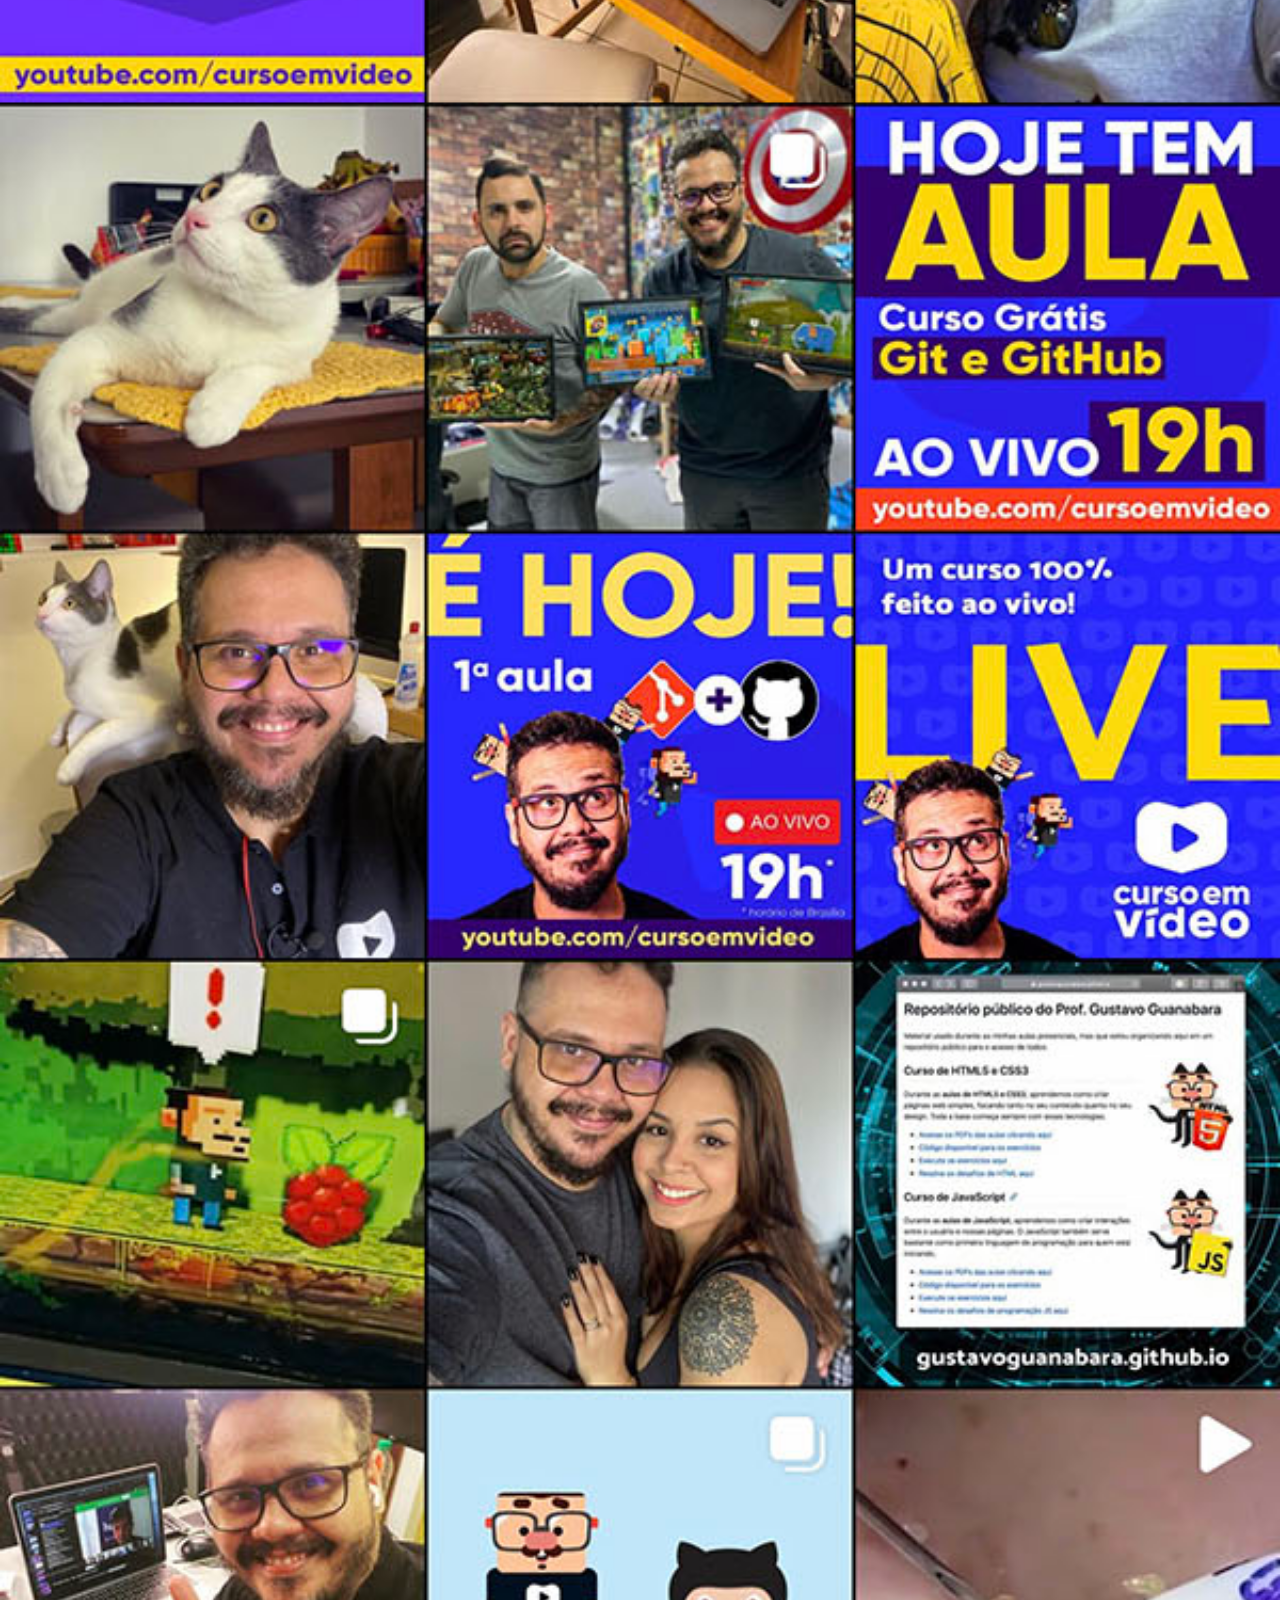
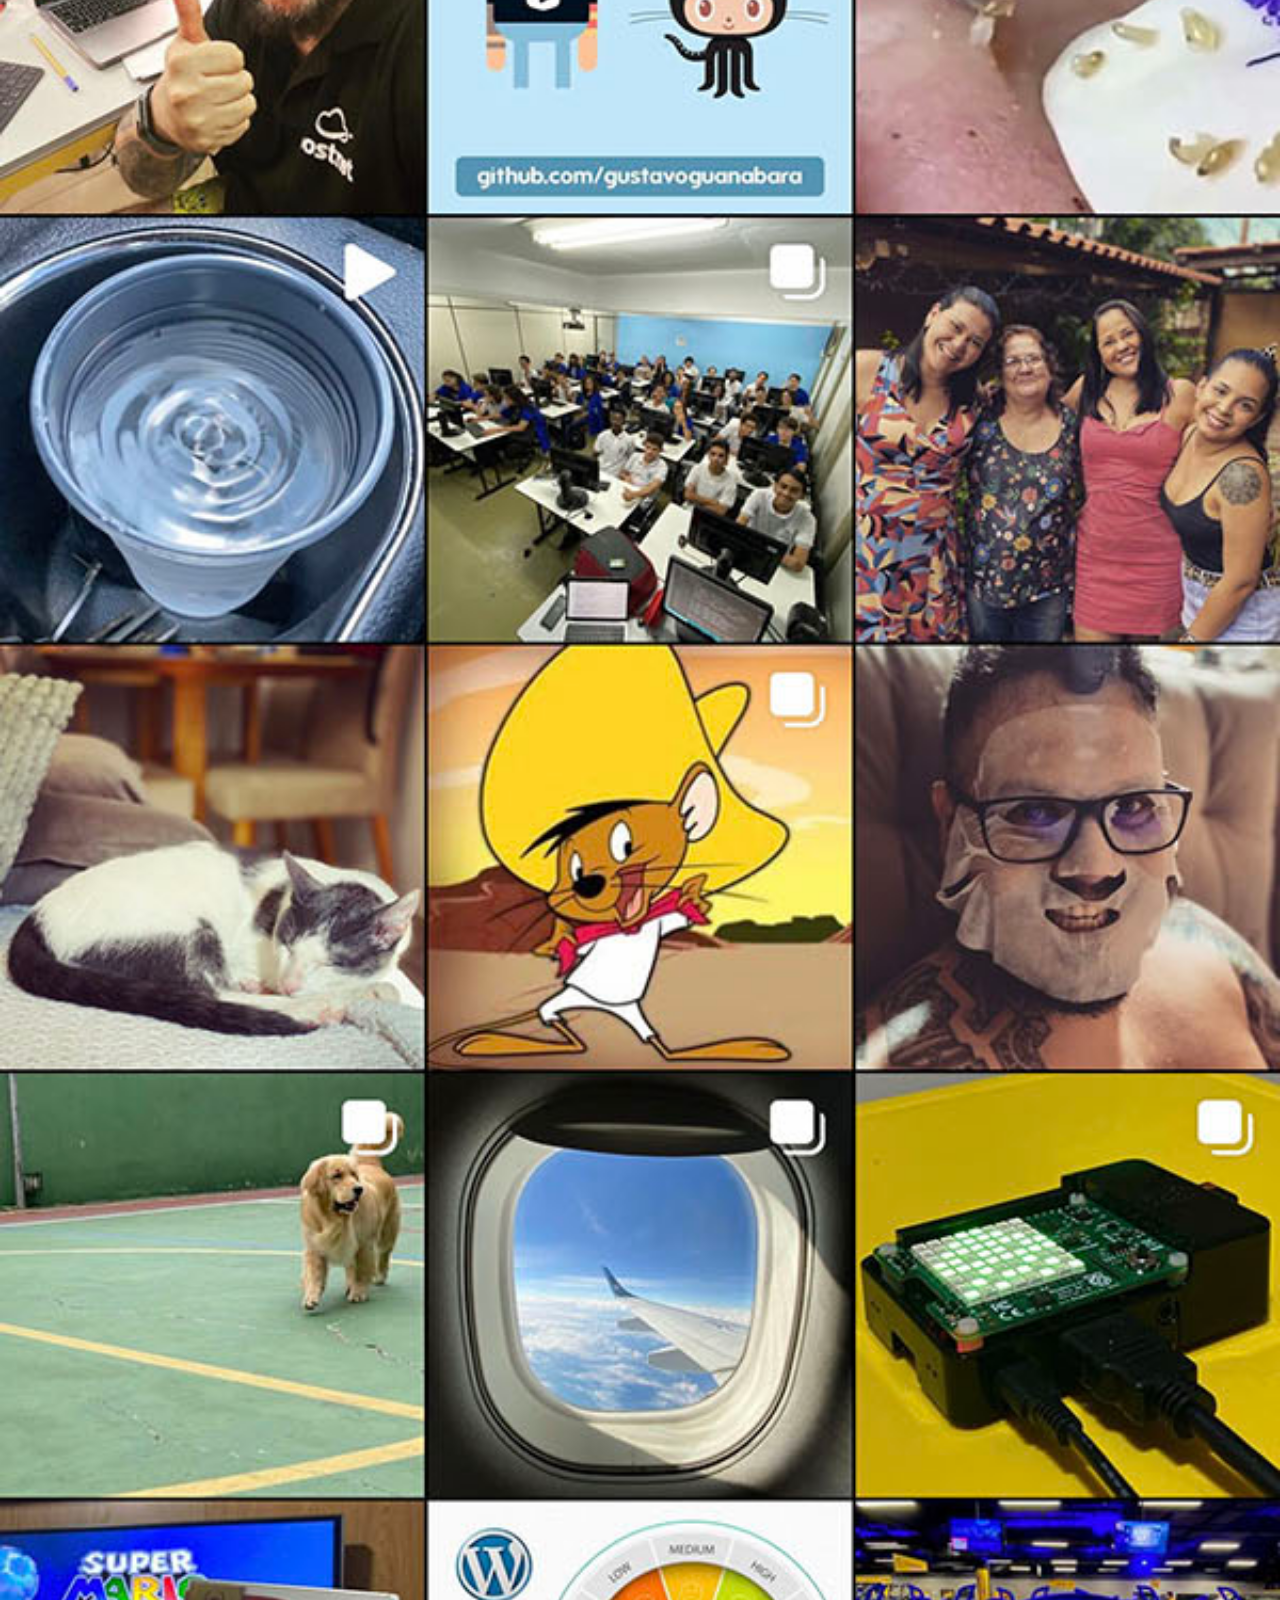
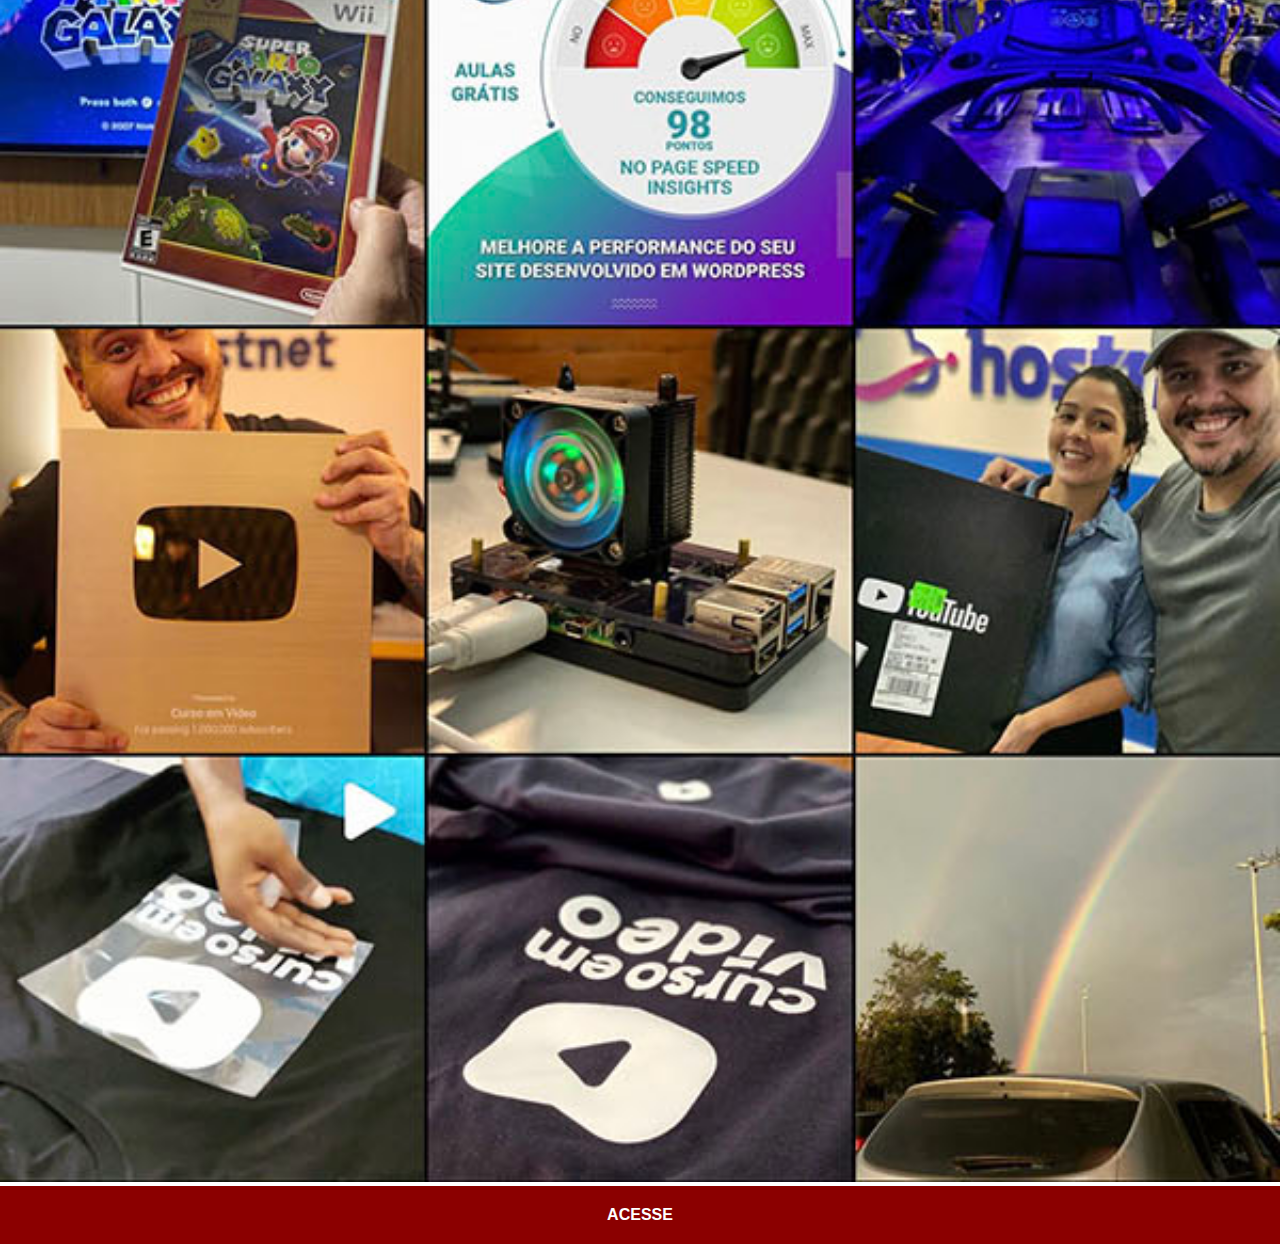
<file: instagram.html>
<!DOCTYPE html>
<html lang="pt-br">
<head>
    <meta charset="UTF-8">
    <meta name="viewport" content="width=device-width, initial-scale=1.0">
    <link rel="stylesheet" href="css/social.css">    <title>instagram</title>
</head>
<body>
    <img src="imagens/tela-instagram.jpg" alt="instagram">
    <a href="https://www.instagram.com/gustavoguanabara/" target="_blank">ACESSE</a>
</body>
</html>
</file>
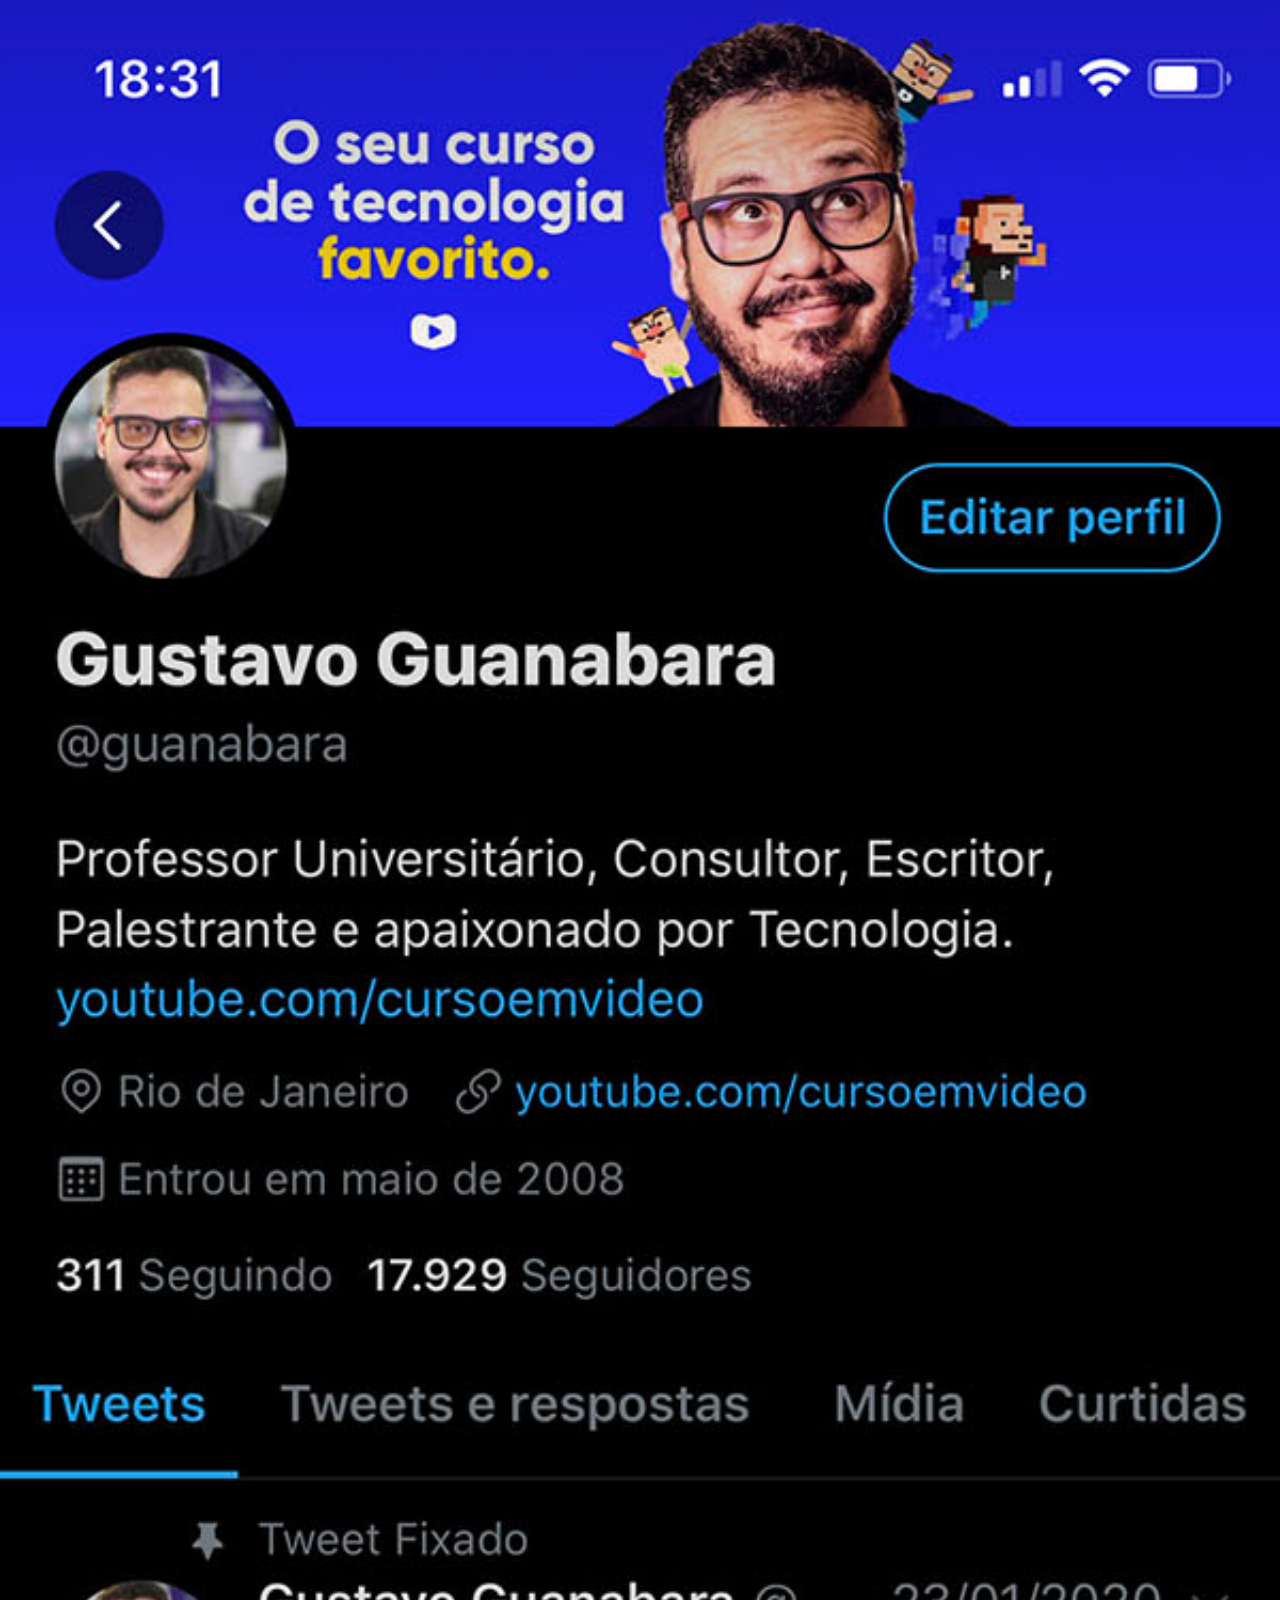
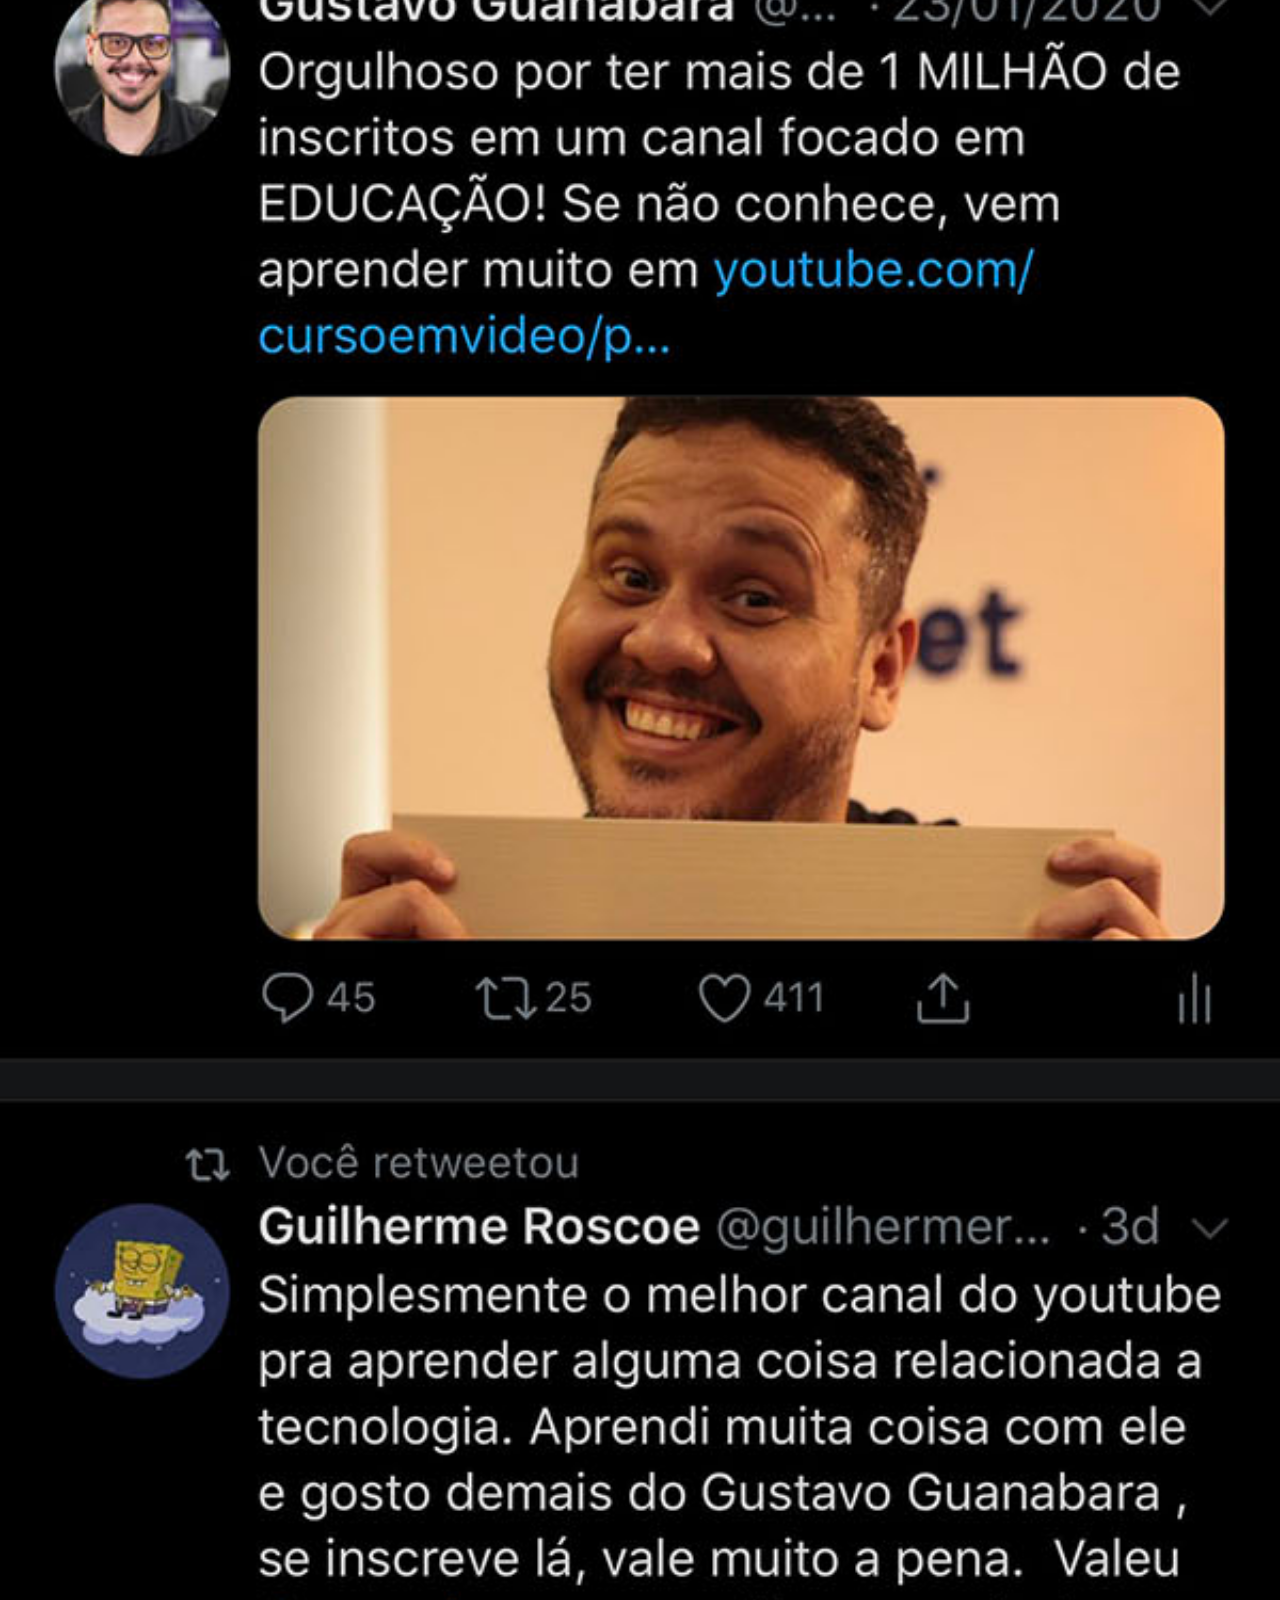
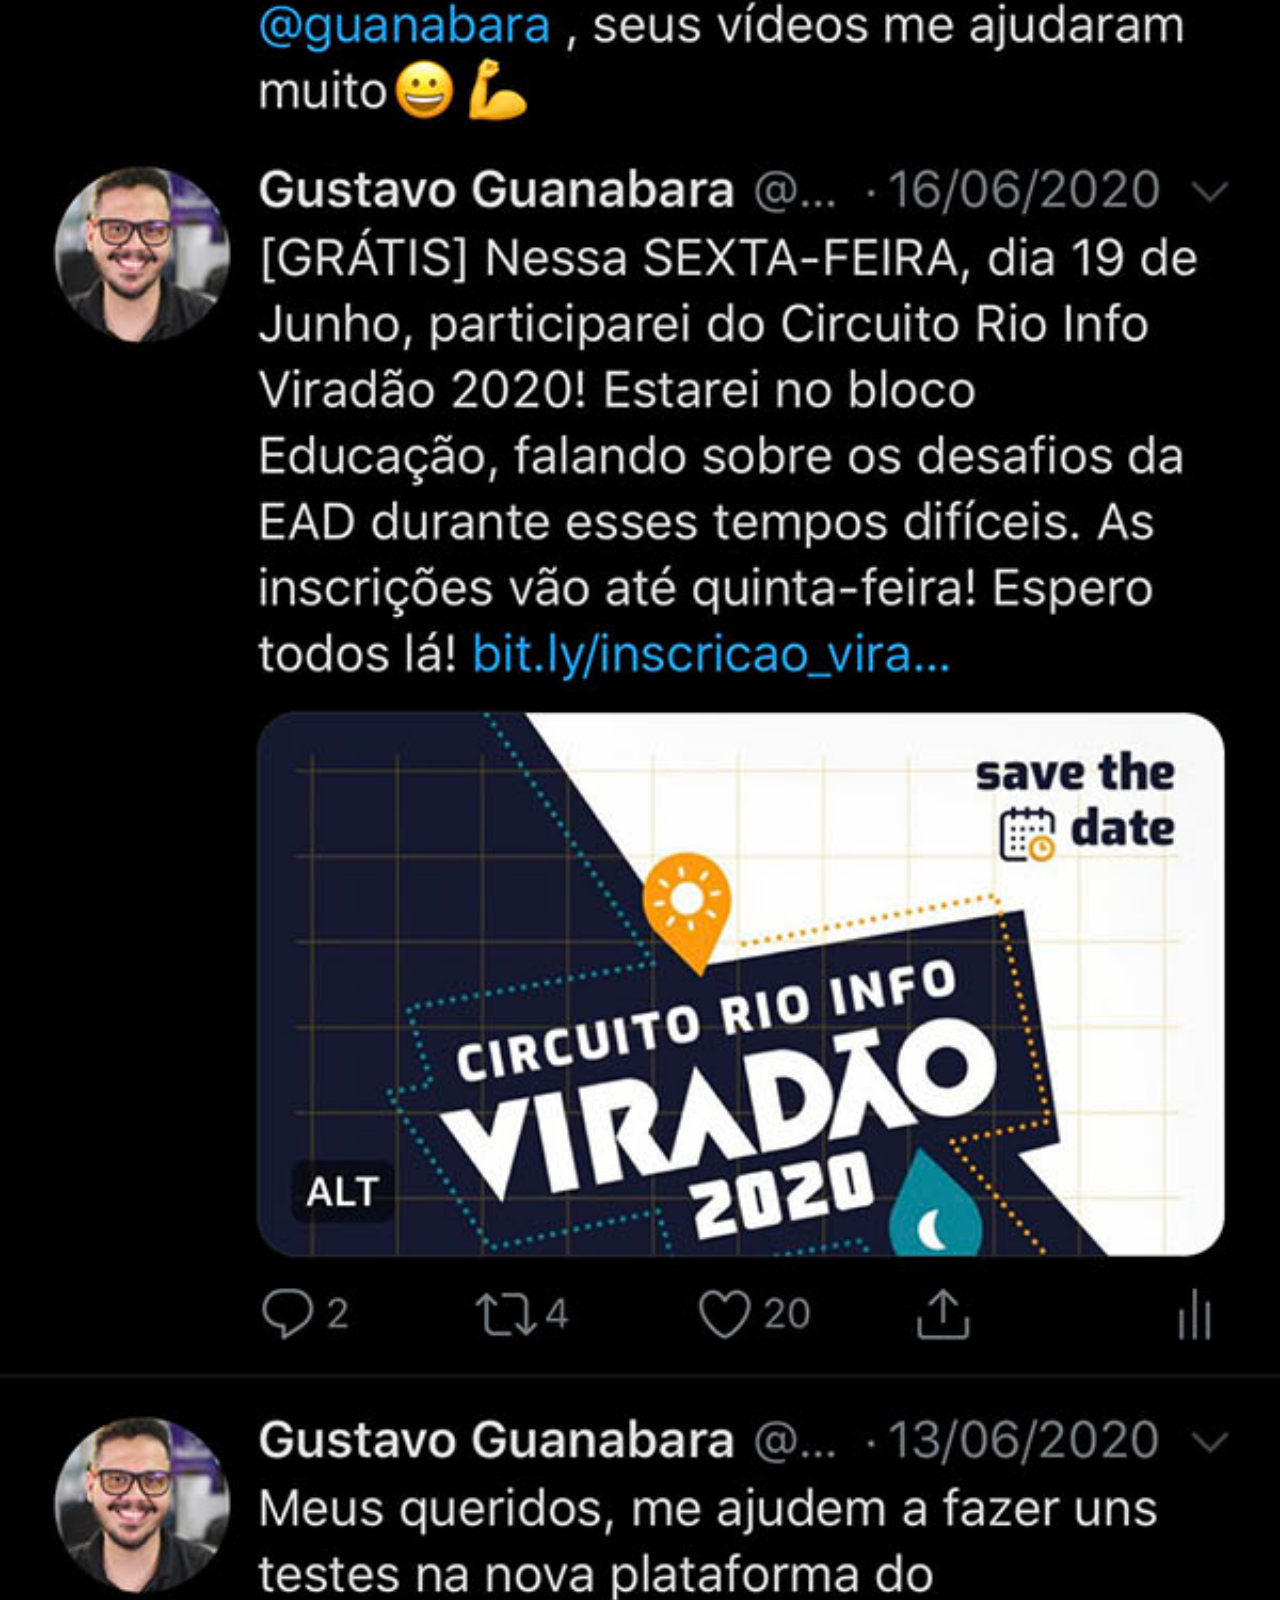
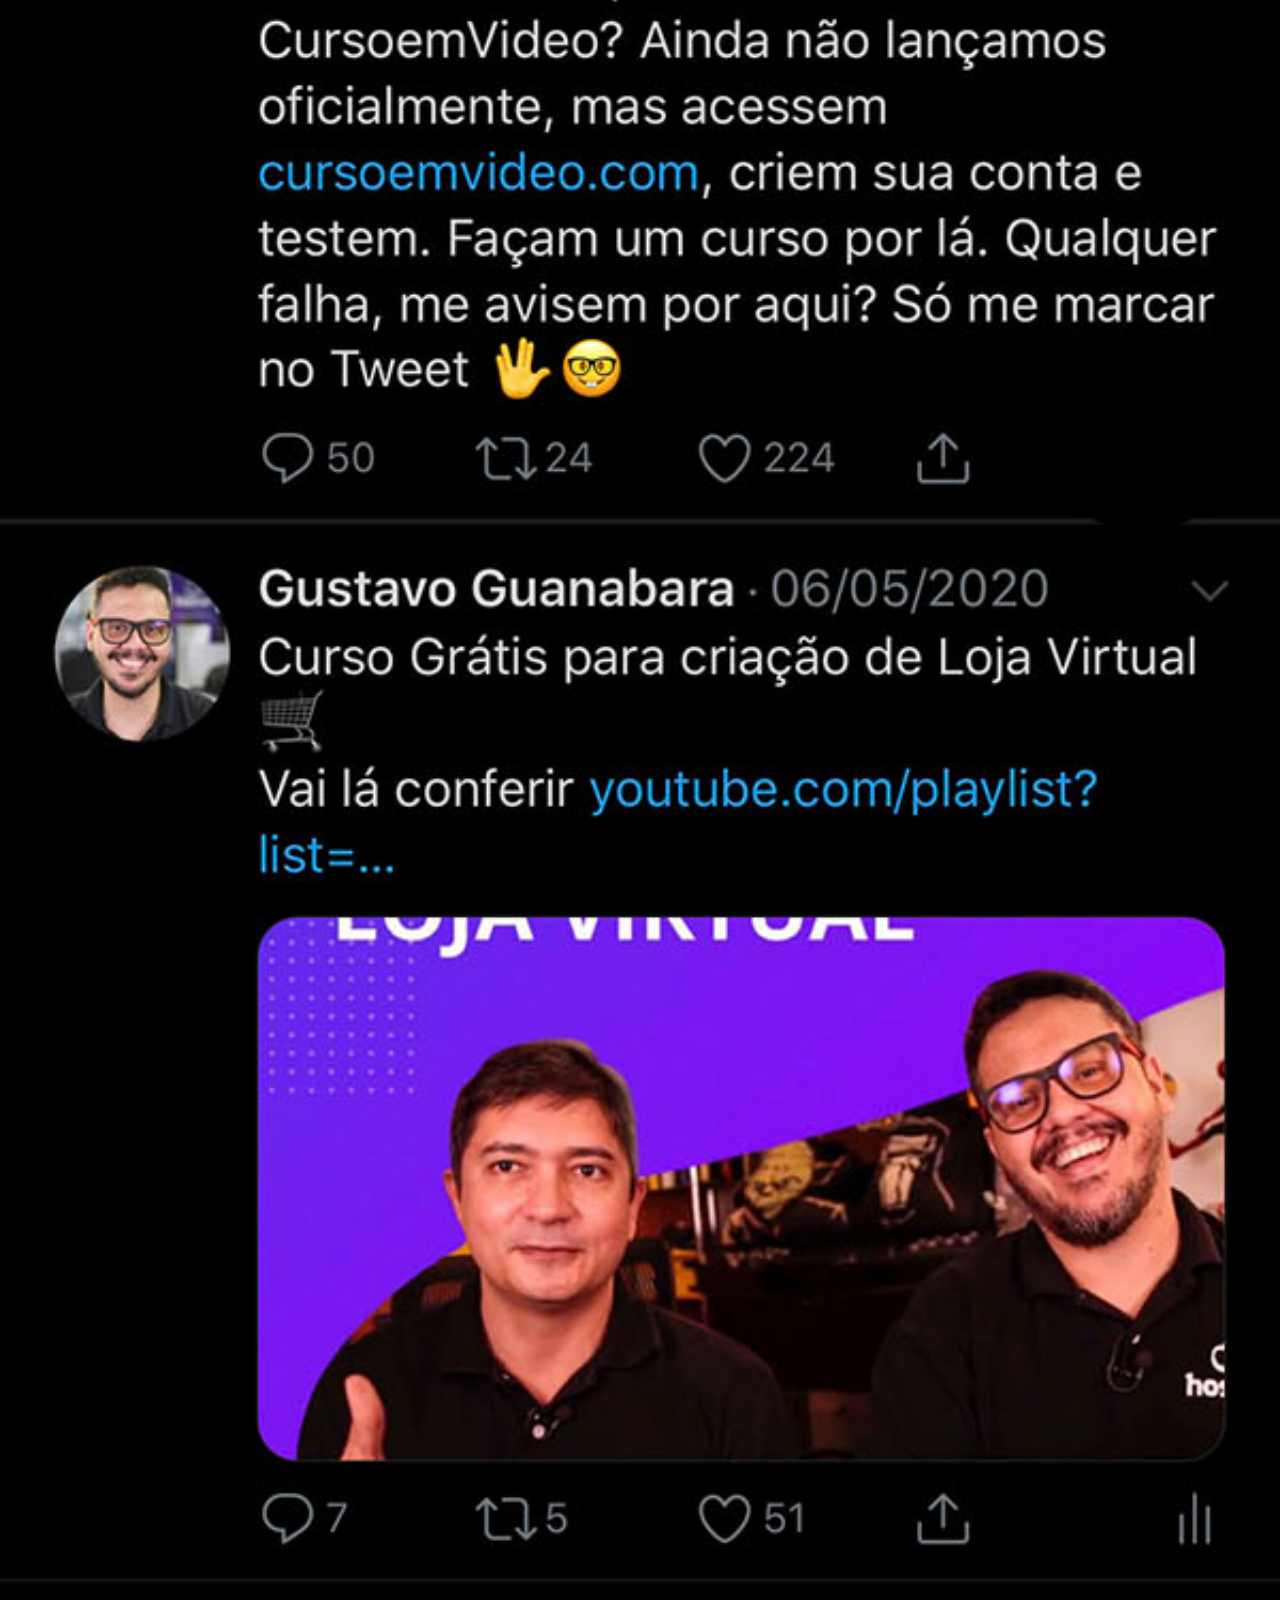
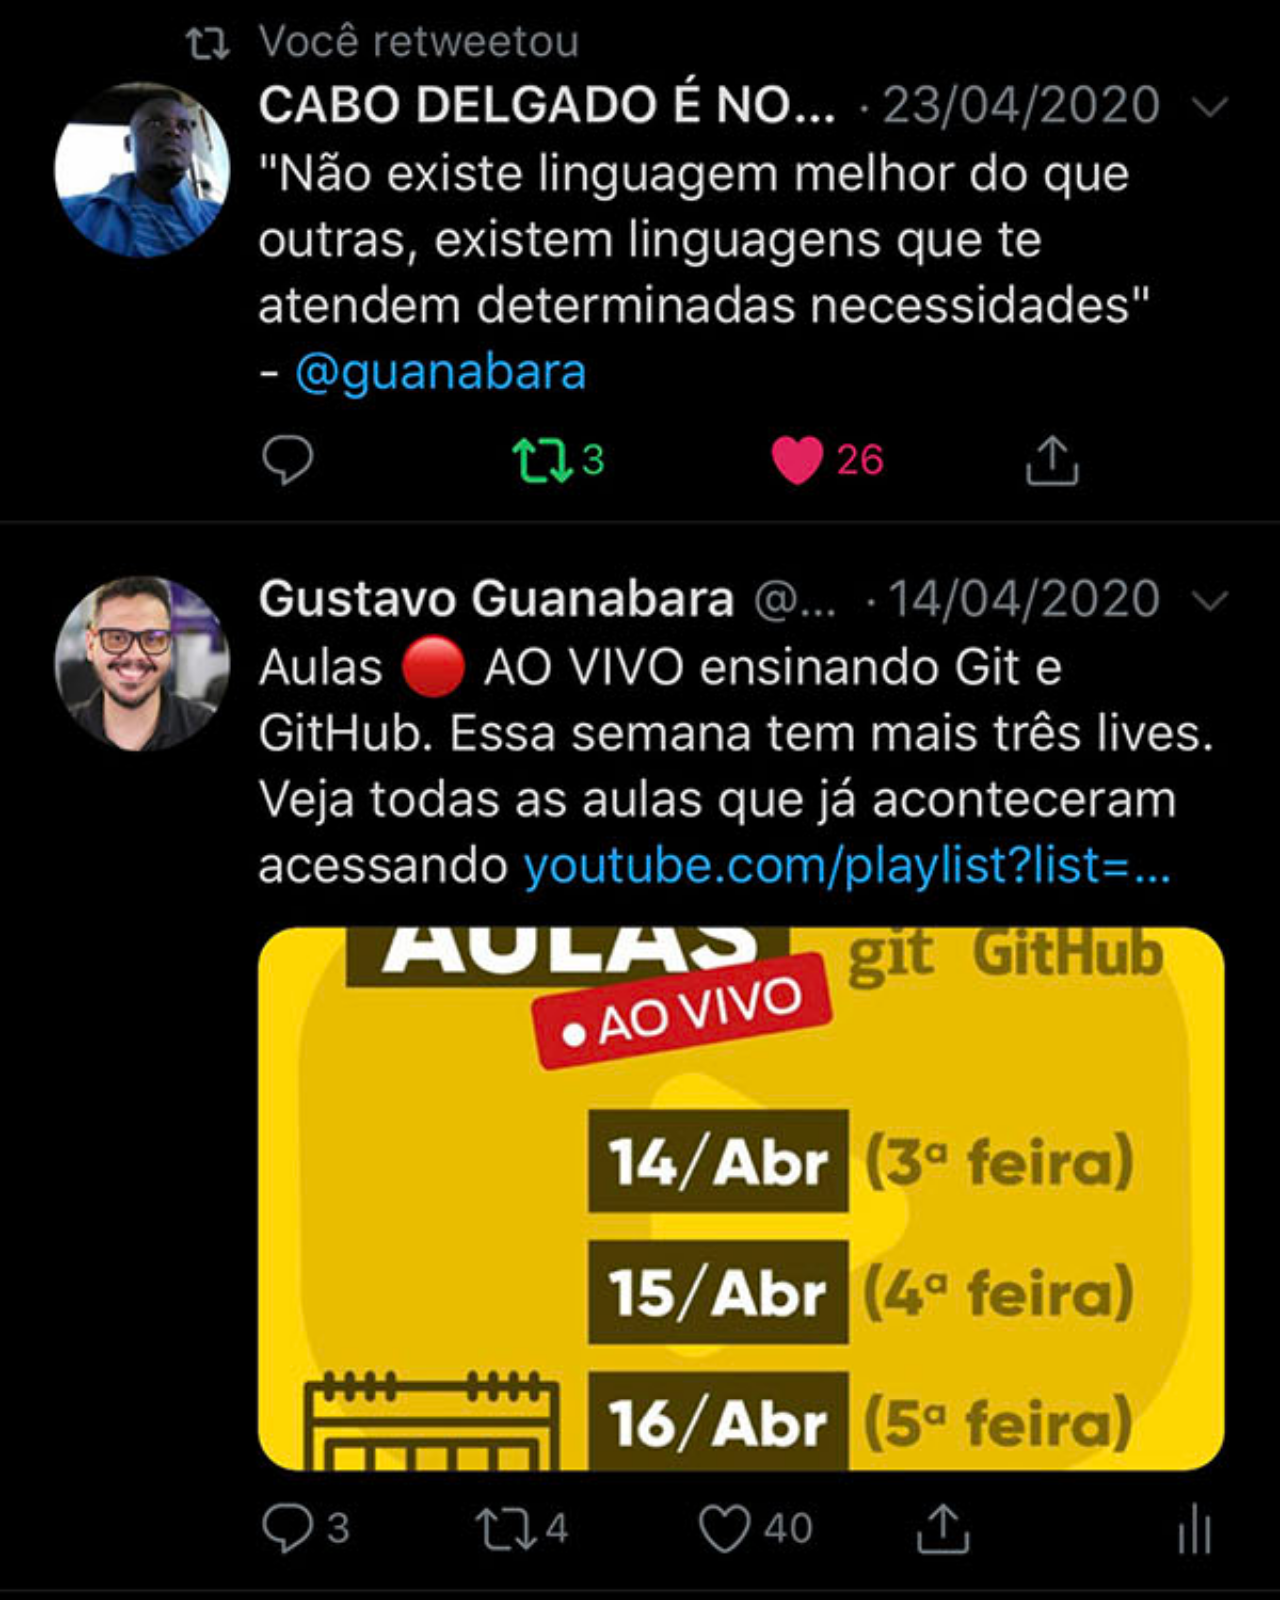
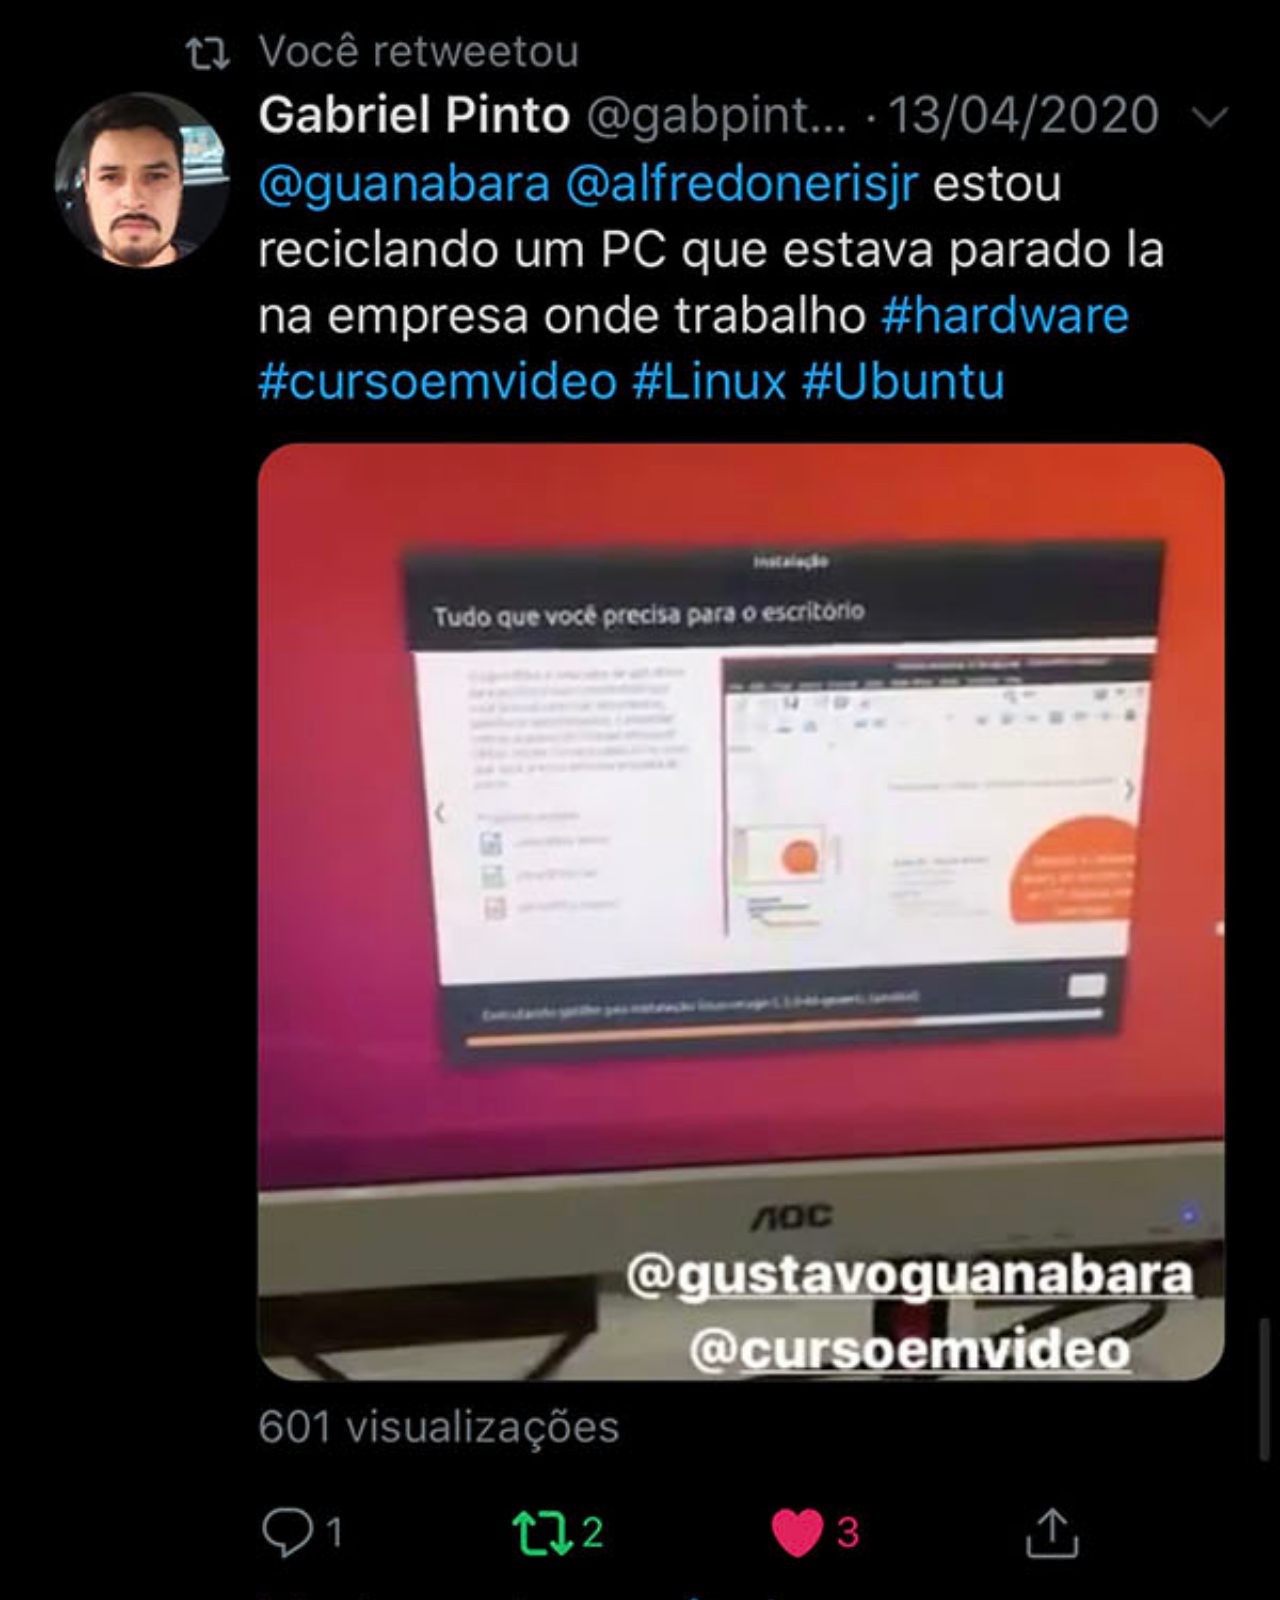
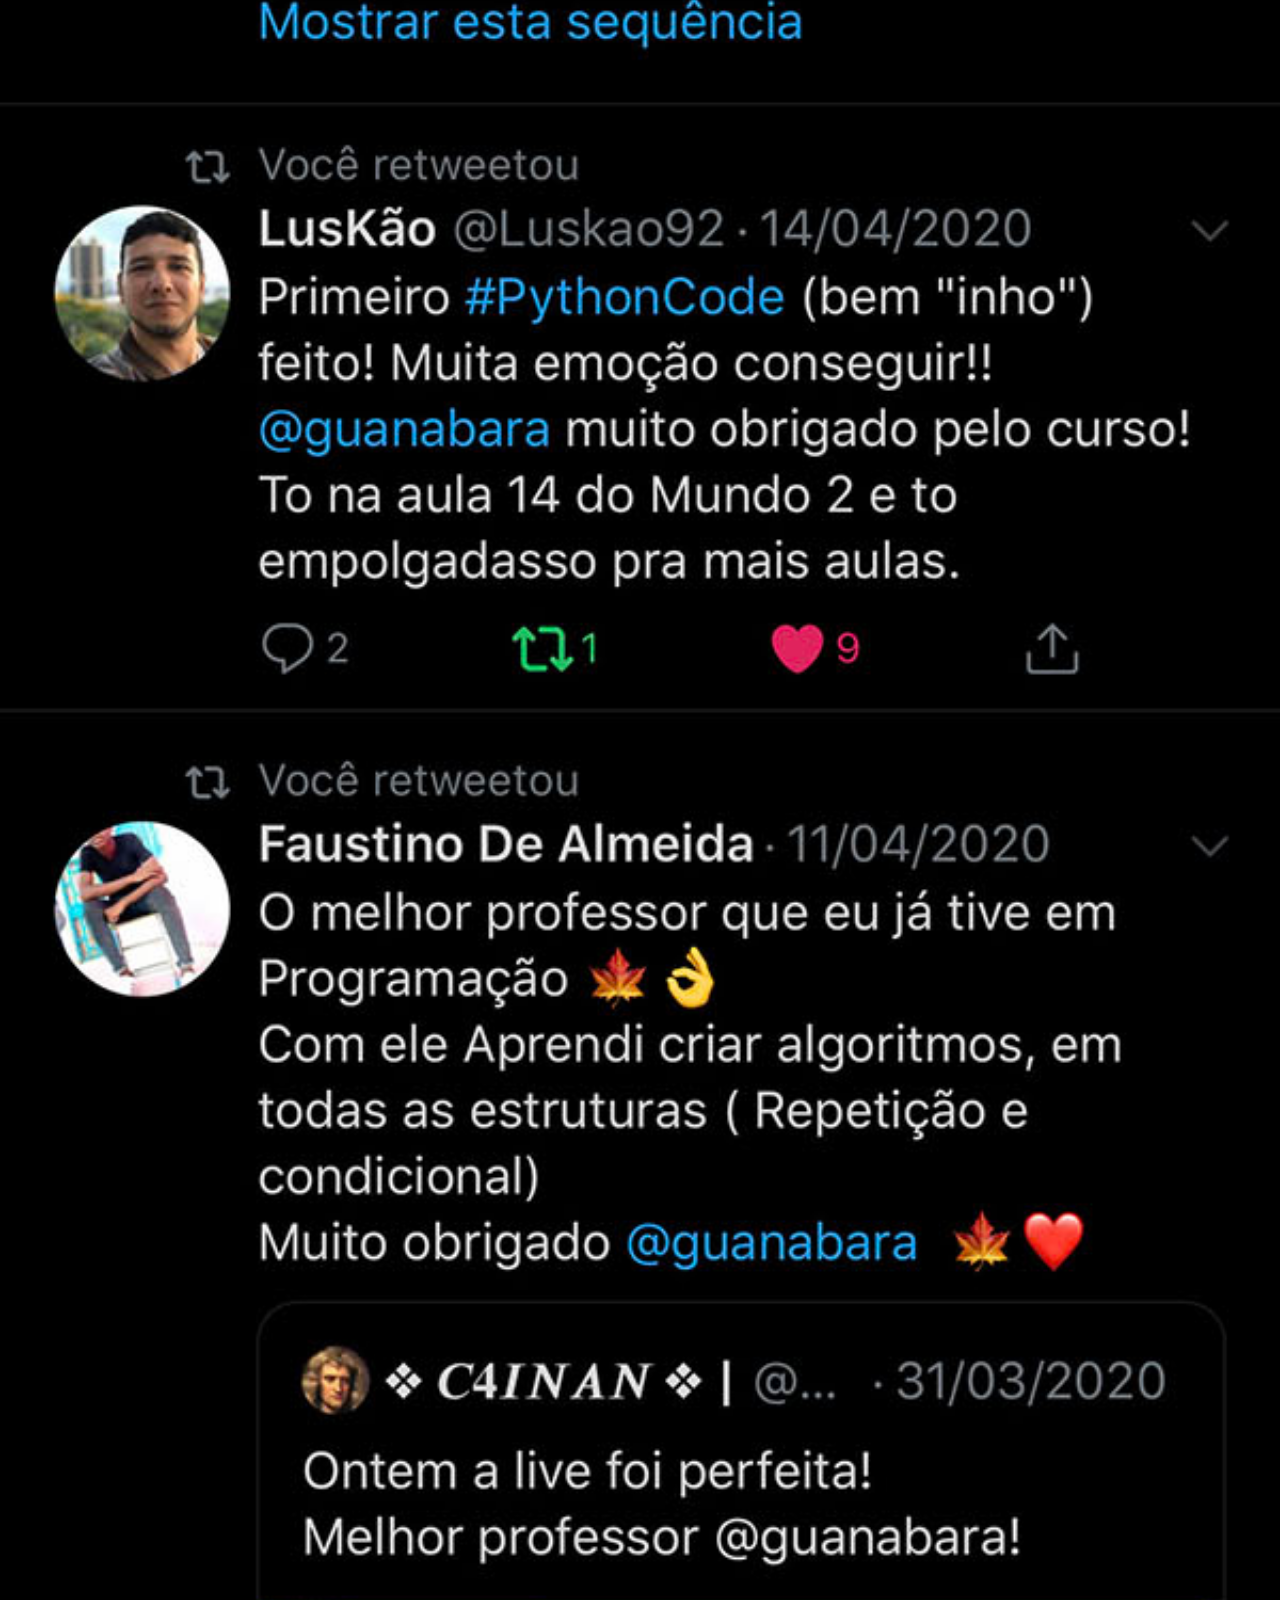
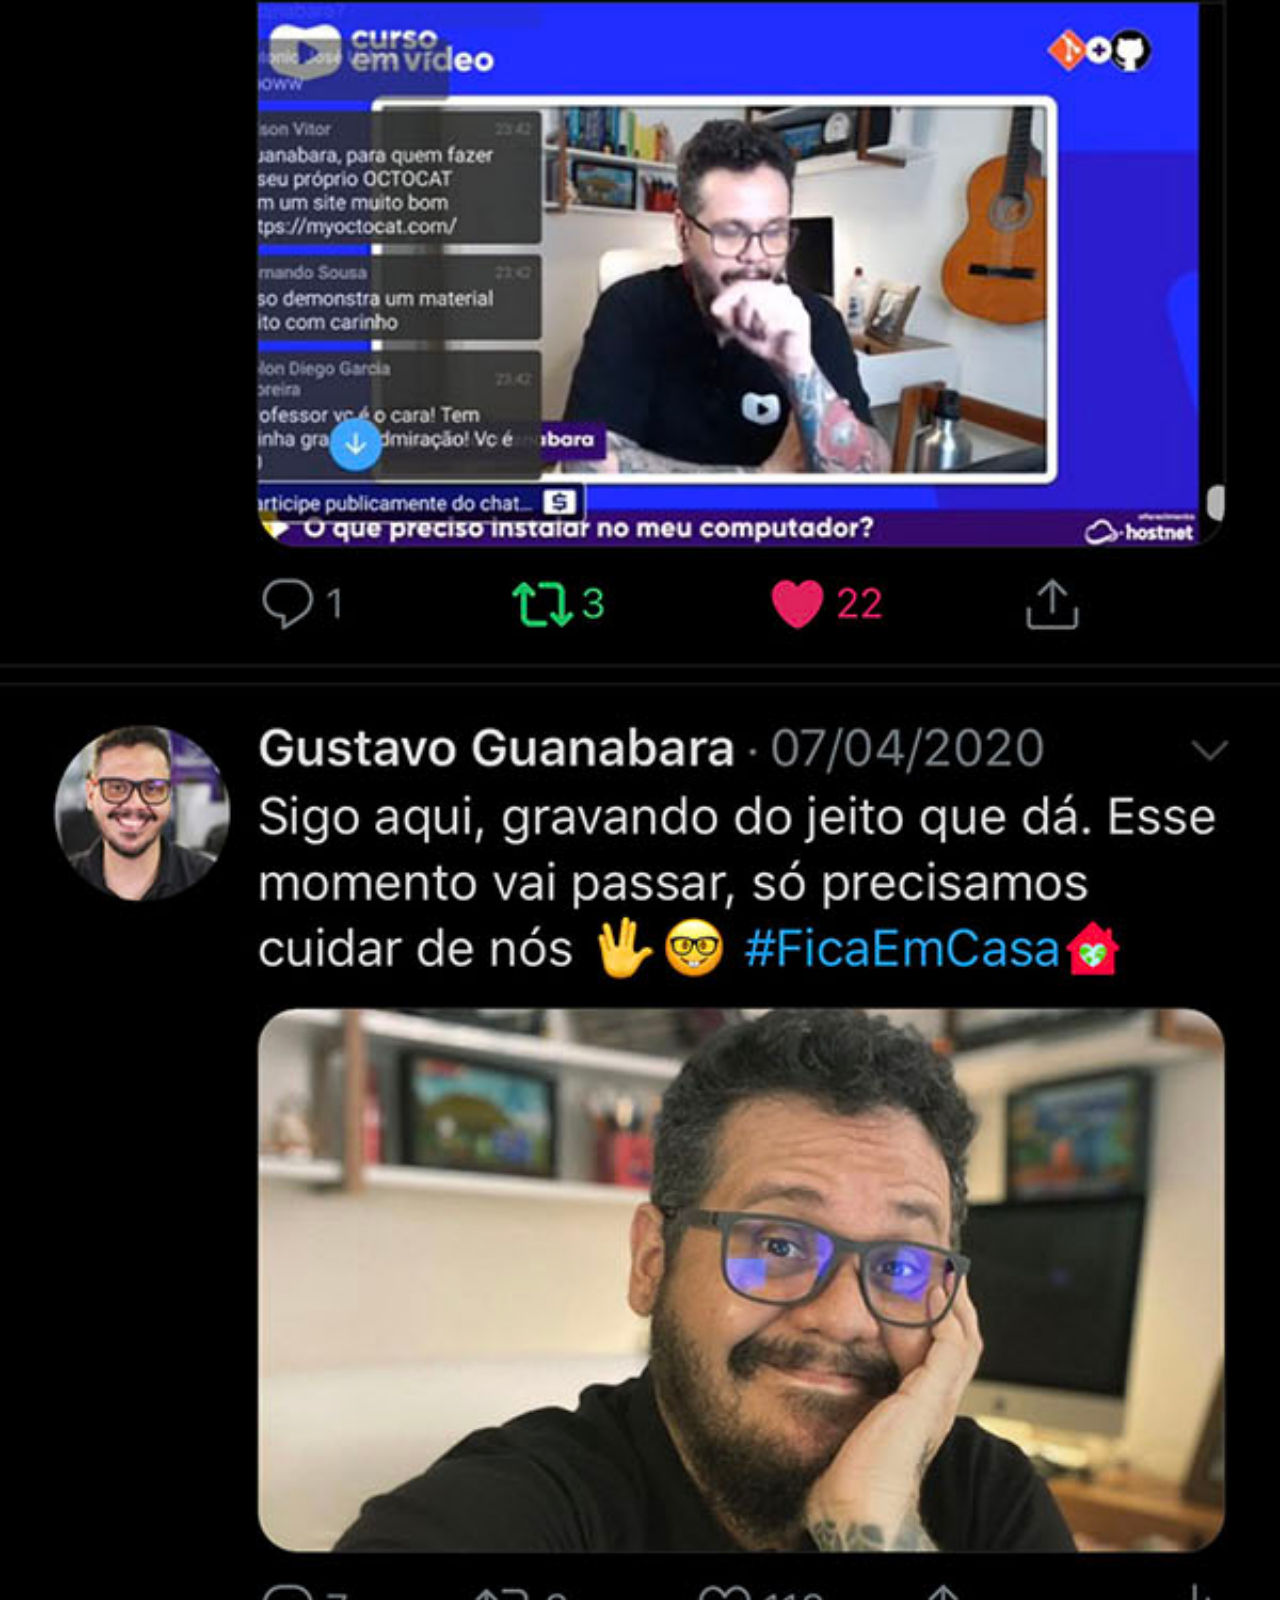
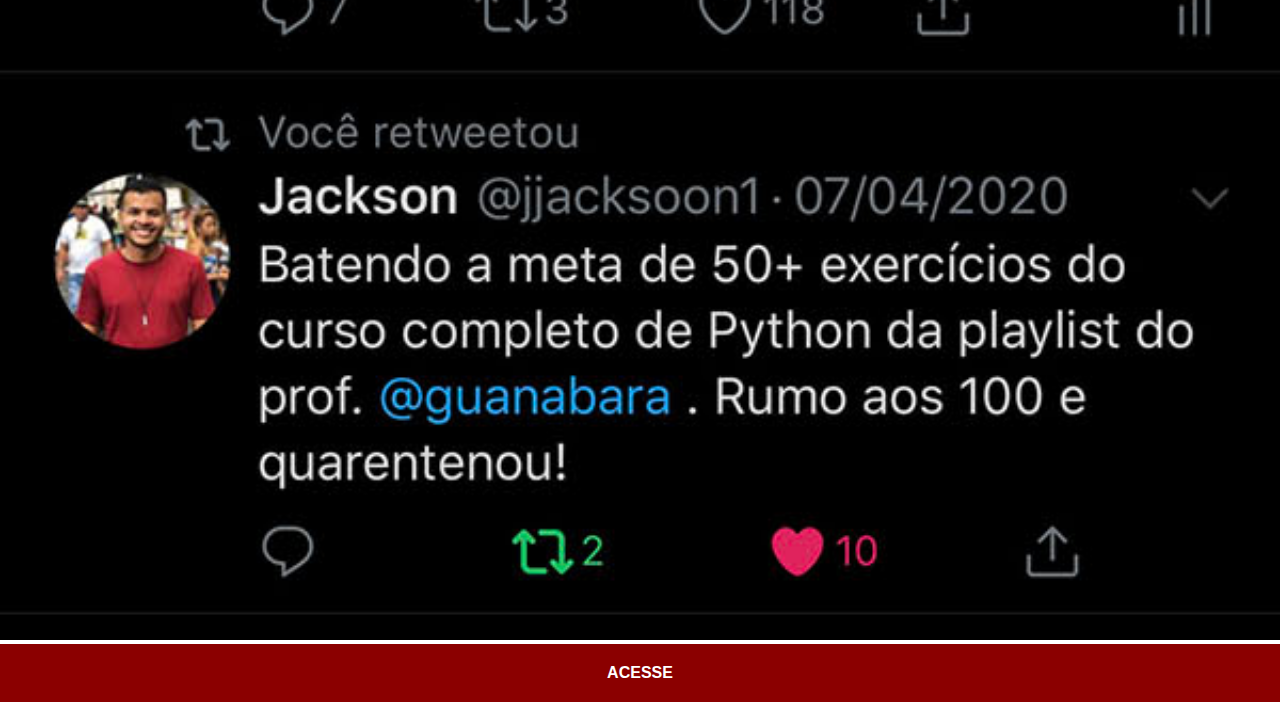
<file: twitter.html>
<!DOCTYPE html>
<html lang="pt-br">
<head>
    <meta charset="UTF-8">
    <meta name="viewport" content="width=device-width, initial-scale=1.0">
    <link rel="stylesheet" href="css/social.css">
    <title>twitter</title>
</head>
<body>
  <img src="./imagens/tela-twitter.jpg" alt="twitter">
  <a href="https://twitter.com/i/flow/login" target="_blank">ACESSE</a>  
</body>
</html>
</file>
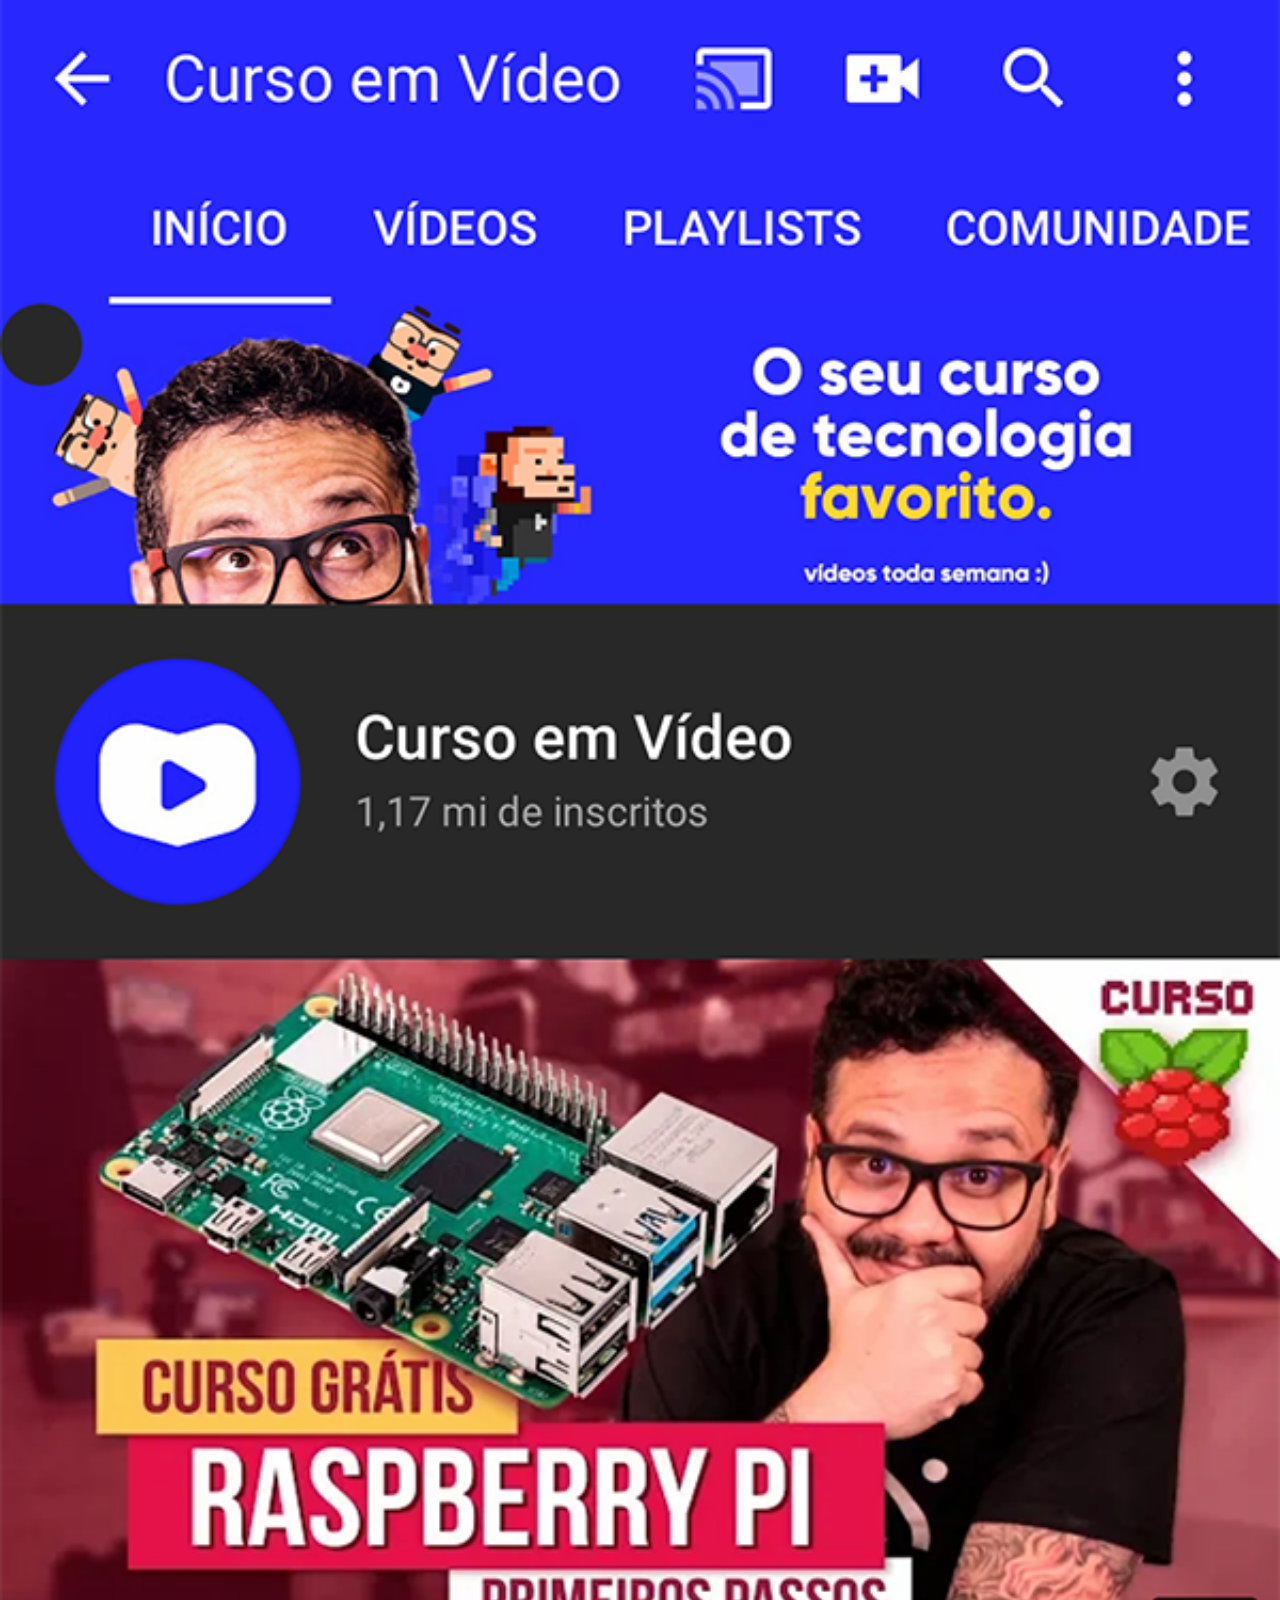
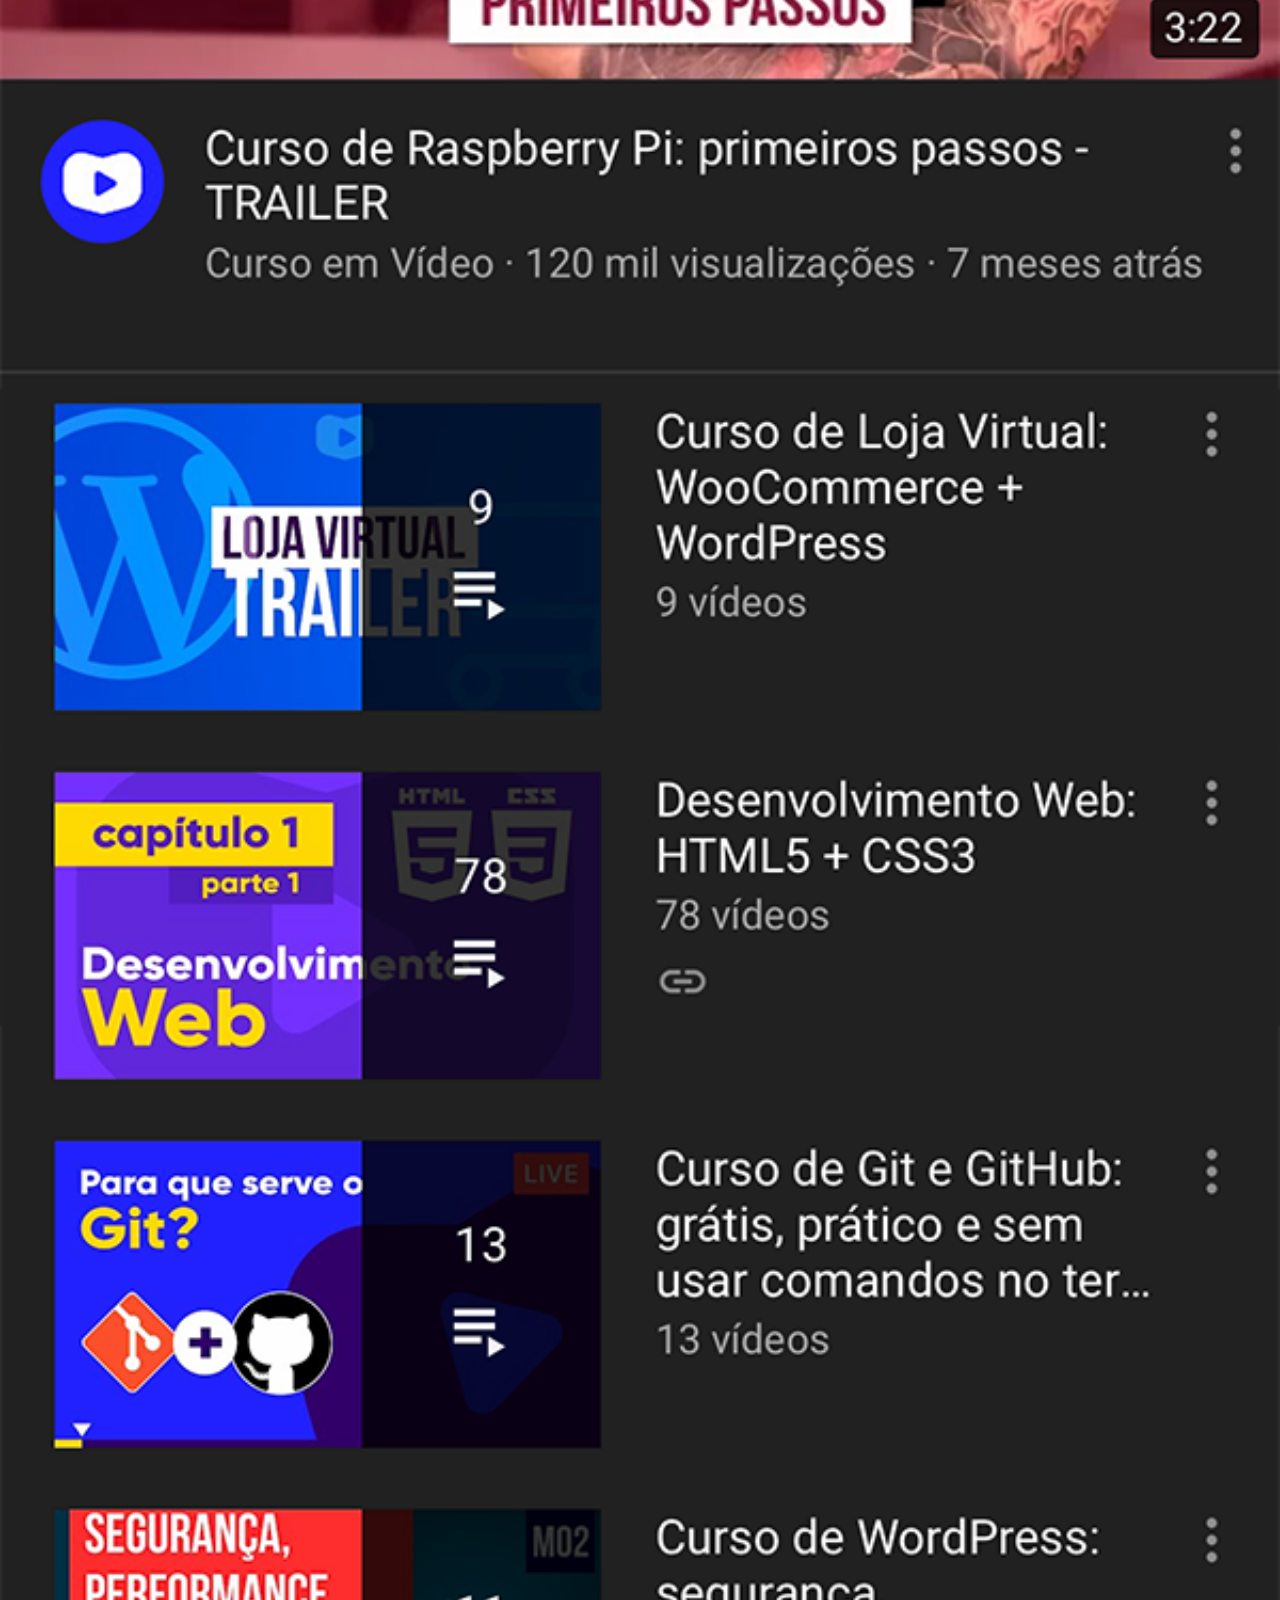
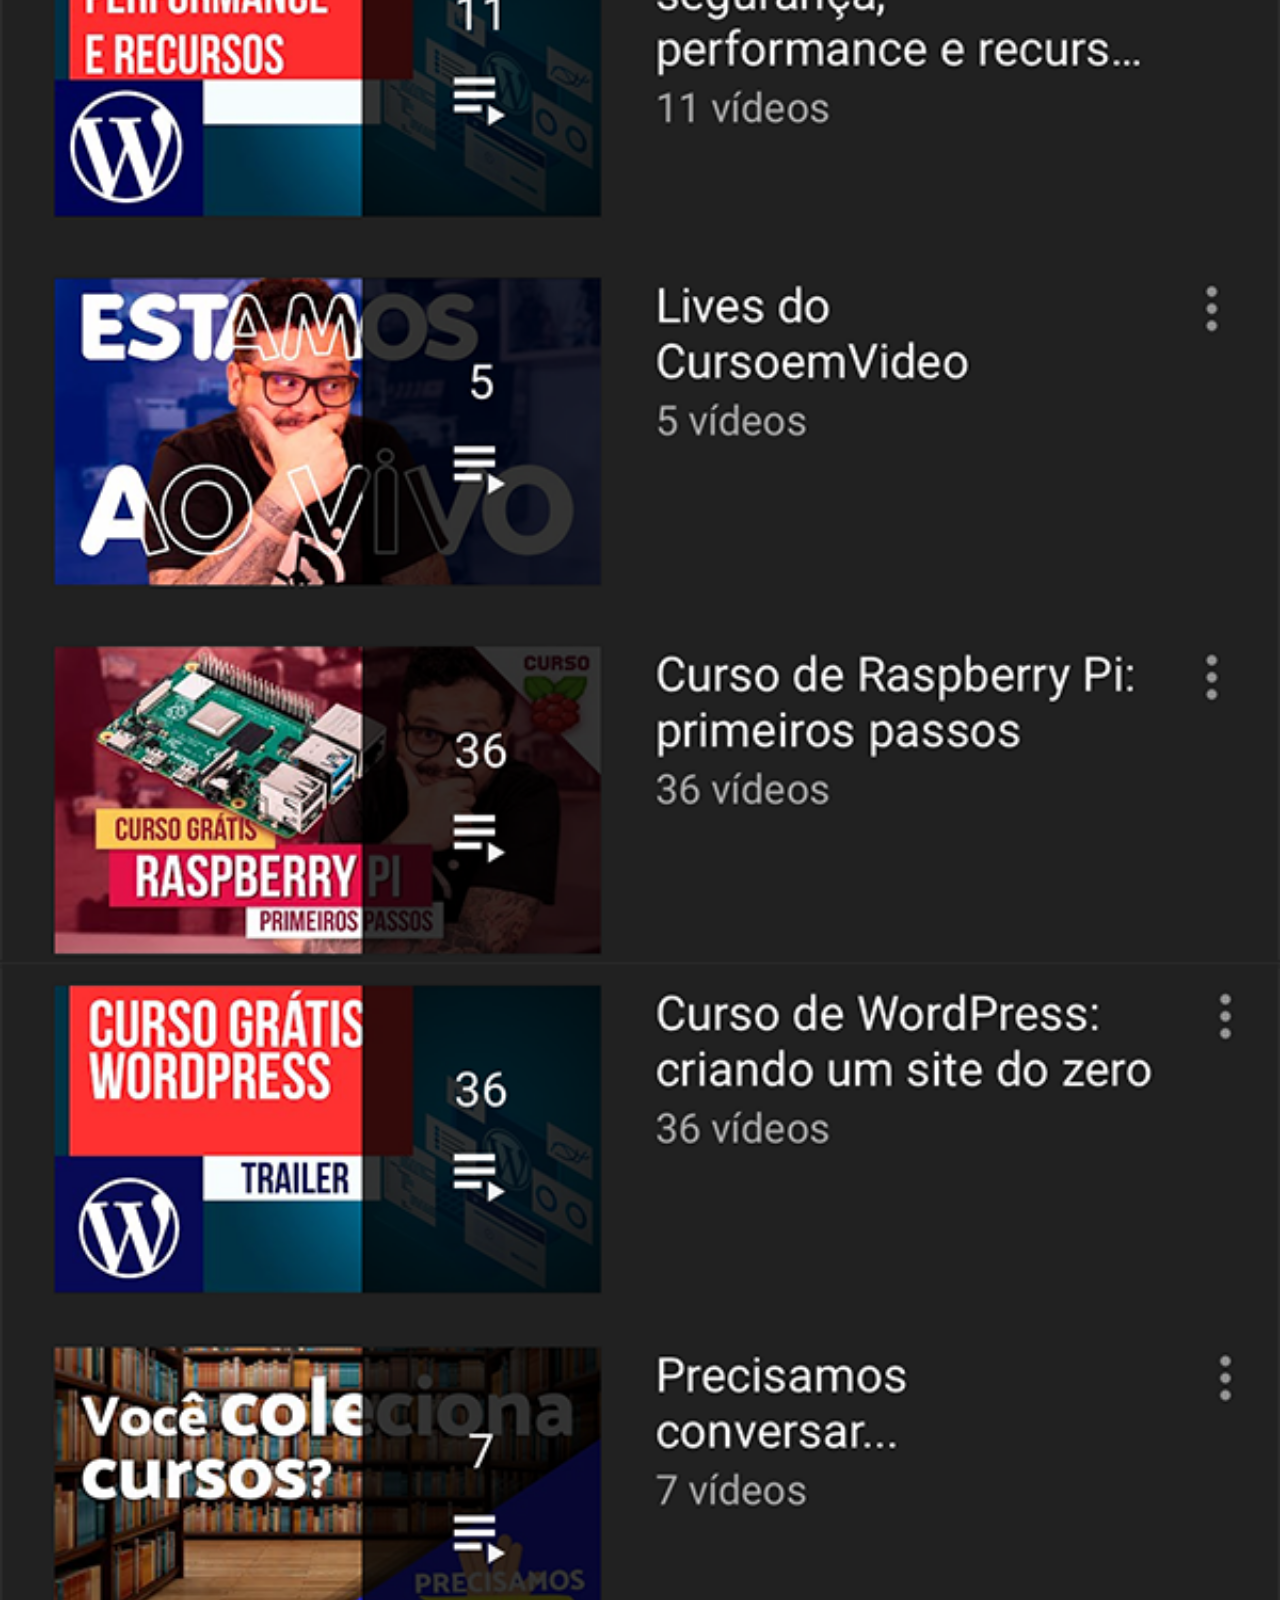
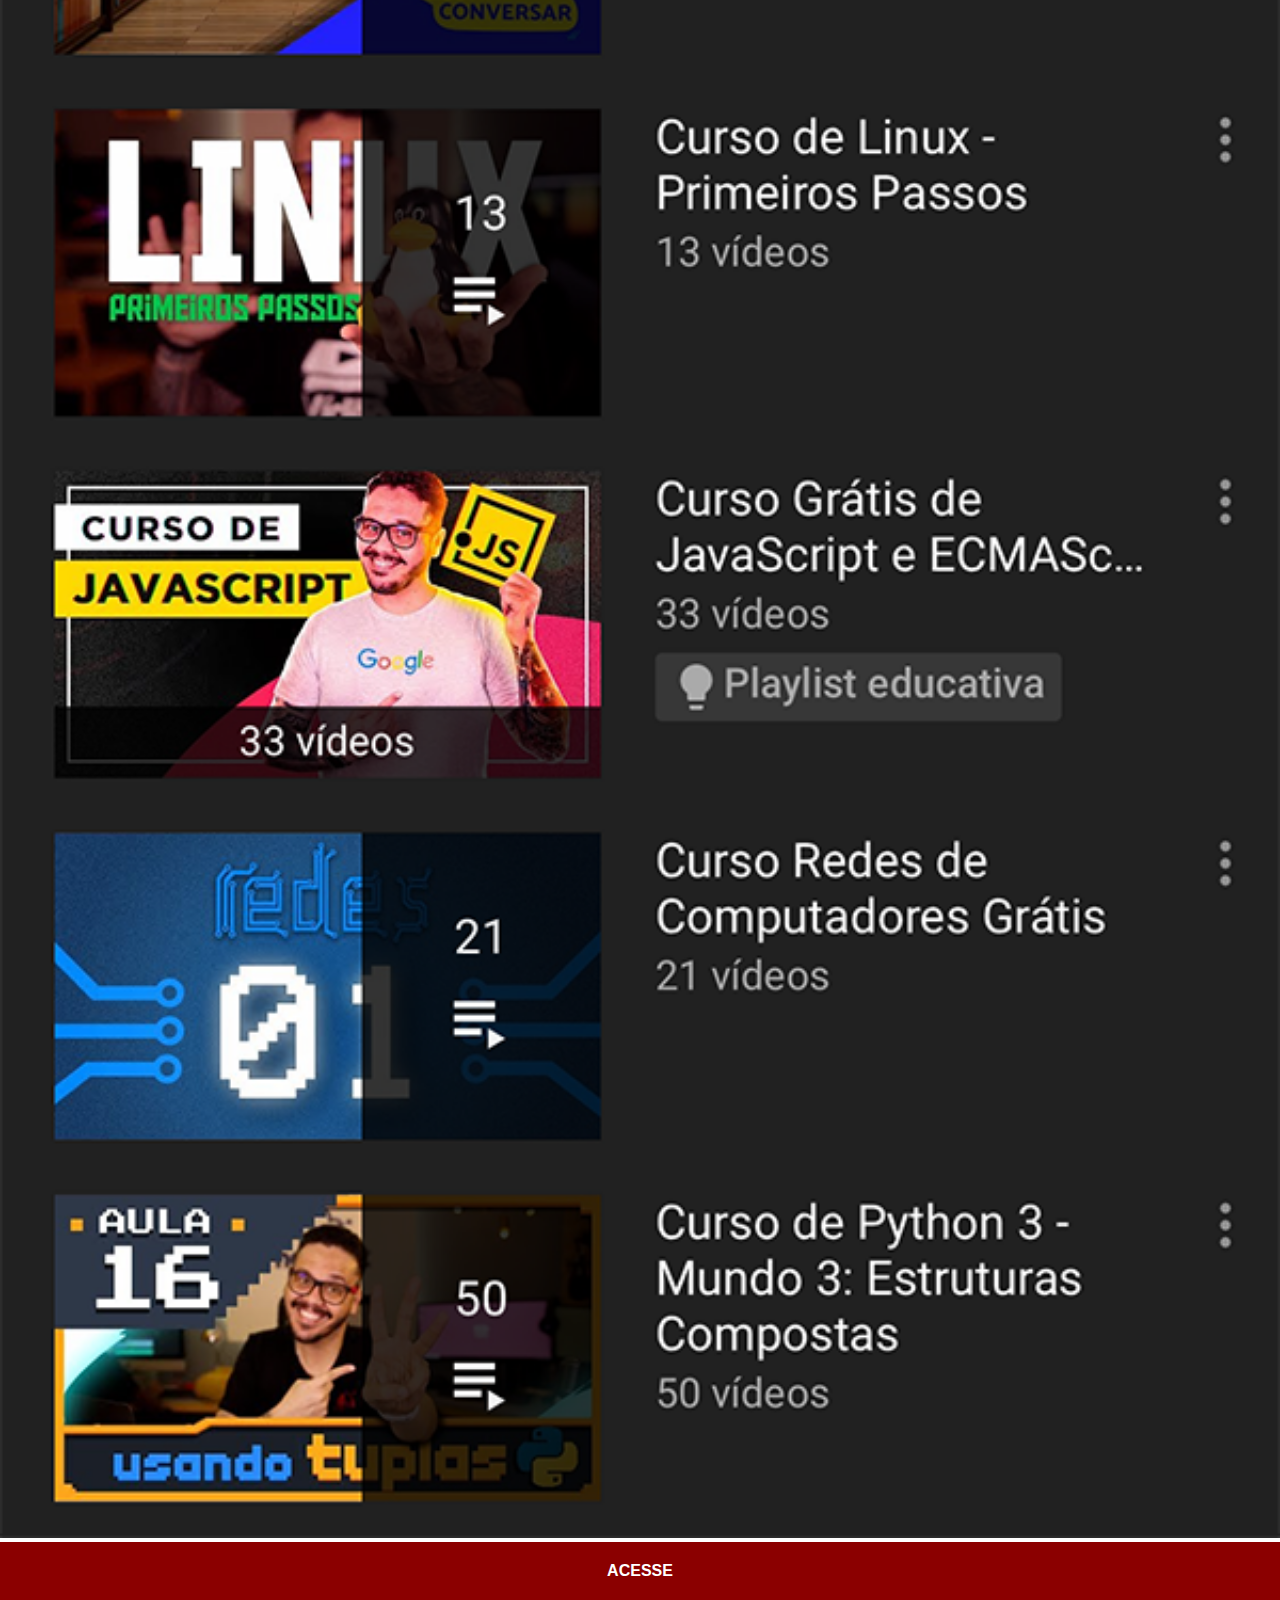
<file: youtube.html>
<!DOCTYPE html>
<html lang="pt-br">
<head>
    <meta charset="UTF-8">
    <meta name="viewport" content="width=device-width, initial-scale=1.0">
    <link rel="stylesheet" href="css/social.css">
    <title>youtube</title>
</head>
<body>
    <img src="imagens/tela-youtube.png" alt="youtube">
    <a href="https://youtu.be/ar5UB2MxraE" target="_blank">ACESSE</a>
</body>
</html>
</file>
<file: css/style.css>
@charset "UTF-8";

*{
    margin: 0;
    padding: 0;
    font-family: Arial, Helvetica, sans-serif;
}

html, body{
    height: 100vh;
    width: 100vw;
    background-color: black;
}

body{
    background:url(../imagens/fundo-madeira.jpg);
    background-repeat: no-repeat;
    background-position: top center;
    background-size: cover;
    background-attachment: fixed;
}

main{
    position: relative;
    height: 100vh;
}

section#telefone{
    position: absolute;
    top: 50%;
    left: 50%;
    transform: translate(-50%, -50%);
    width: 311px;
    height: 627px;
    background-image: url(../imagens/frame-iphone.png);
    background-repeat: no-repeat;
    background-size: 100%;
}

iframe#tela{
    position: absolute;
    top: 80px;
    left: 22px;
    width: 267px;
    height: 473px;
}

section#redes-sociais img{
    width: 50px;
    margin: 10px;
    border-radius: 50%;
    box-shadow: 2px 2px 5px rgba(0, 0, 0, 0.412);
    box-sizing: border-box;
}

section#redes-sociais{
    text-align: right;
}

section#redes-sociais img:hover{
    border: 2px solid white;
    transform: translate(-3px,-3px);
    box-shadow: 5px 5px 10px rgba(0, 0, 0, 0.544);
    transition: translate 0.4s, border 0.2s;
}
</file>
<file: css/social.css>
*{
    margin: 0px;
    padding: 0px;
    font-family: Arial, Helvetica, sans-serif;
}
::-webkit-scrollbar{
    width: 0px;
    height: 0px;
}

img{
    width: 100vw;
}
a{
    display: block;
    background-color: darkred;
    text-align: center;
    font-weight: bolder;
    text-decoration: none;
    color: white;
    padding: 20px;
}

a:hover{
    background-color: red;
    transition: 0.4s;
    font-size: 15px;
}
</file>
